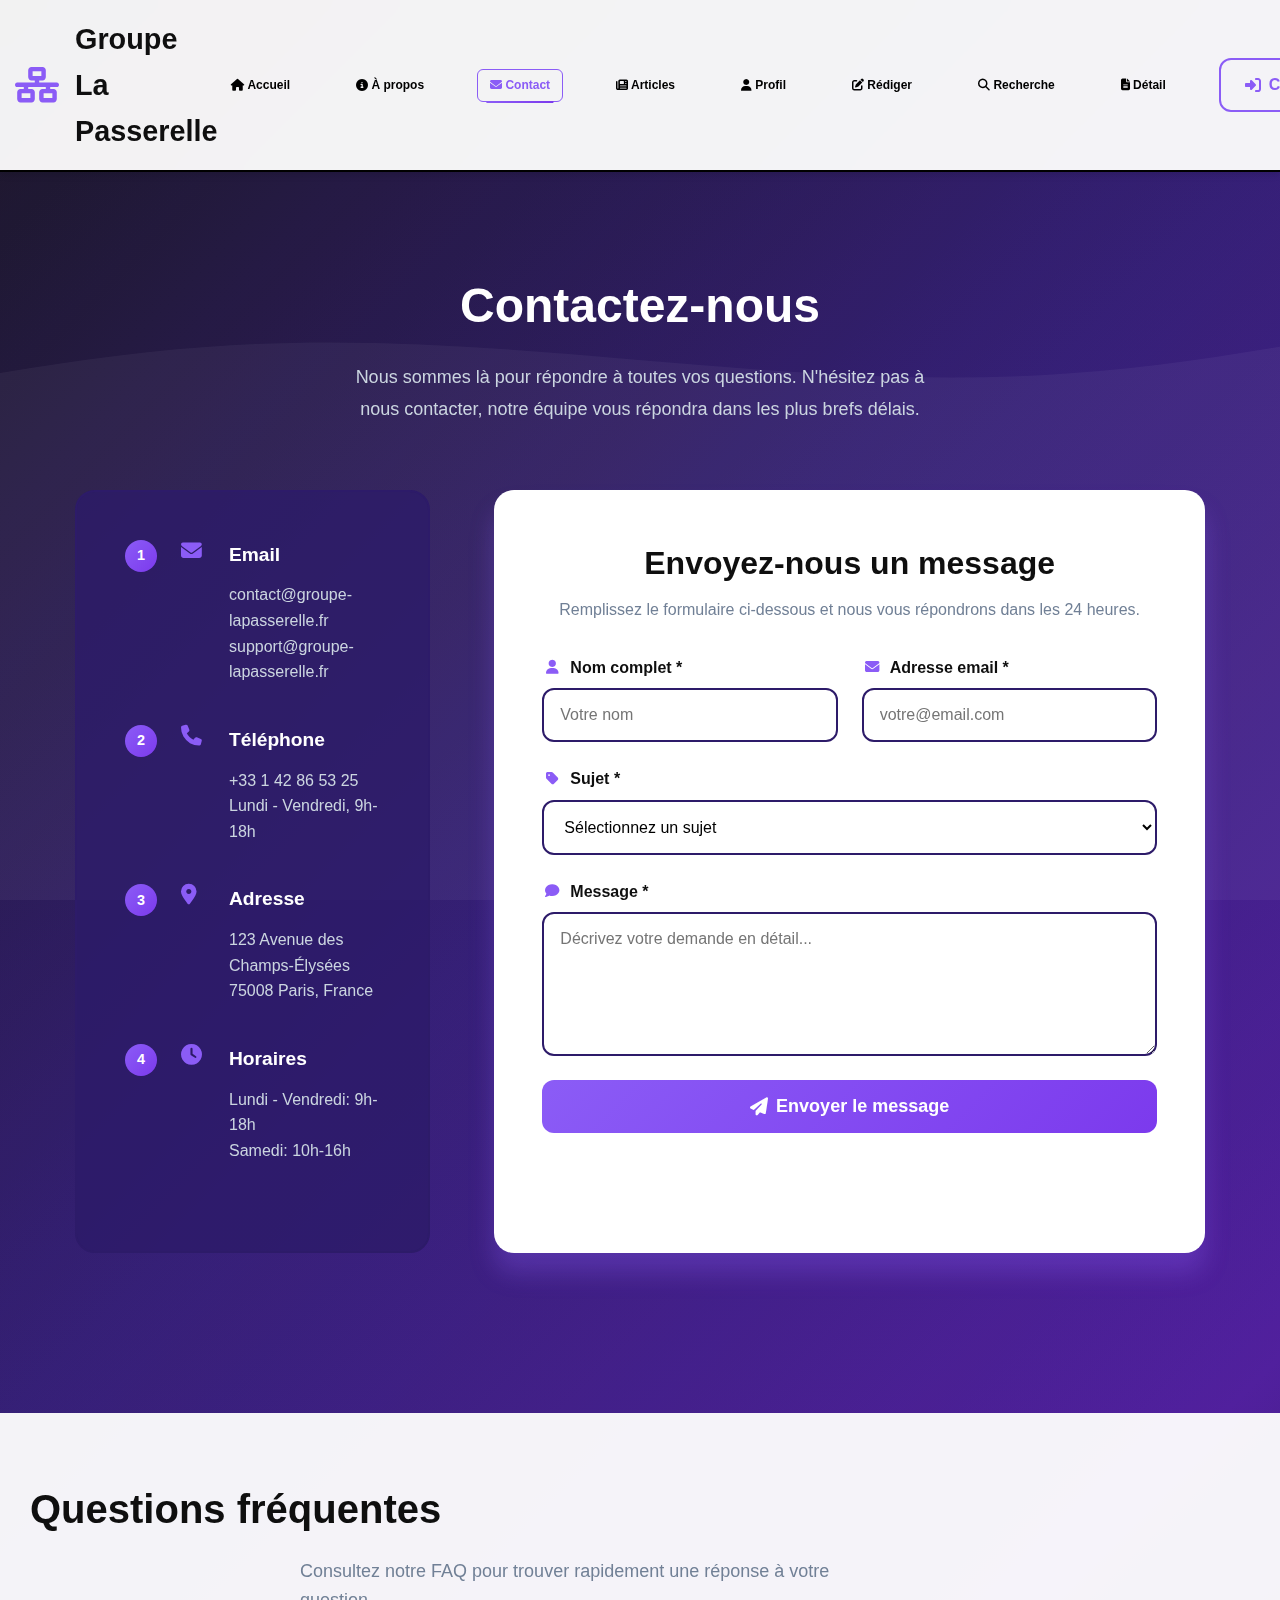
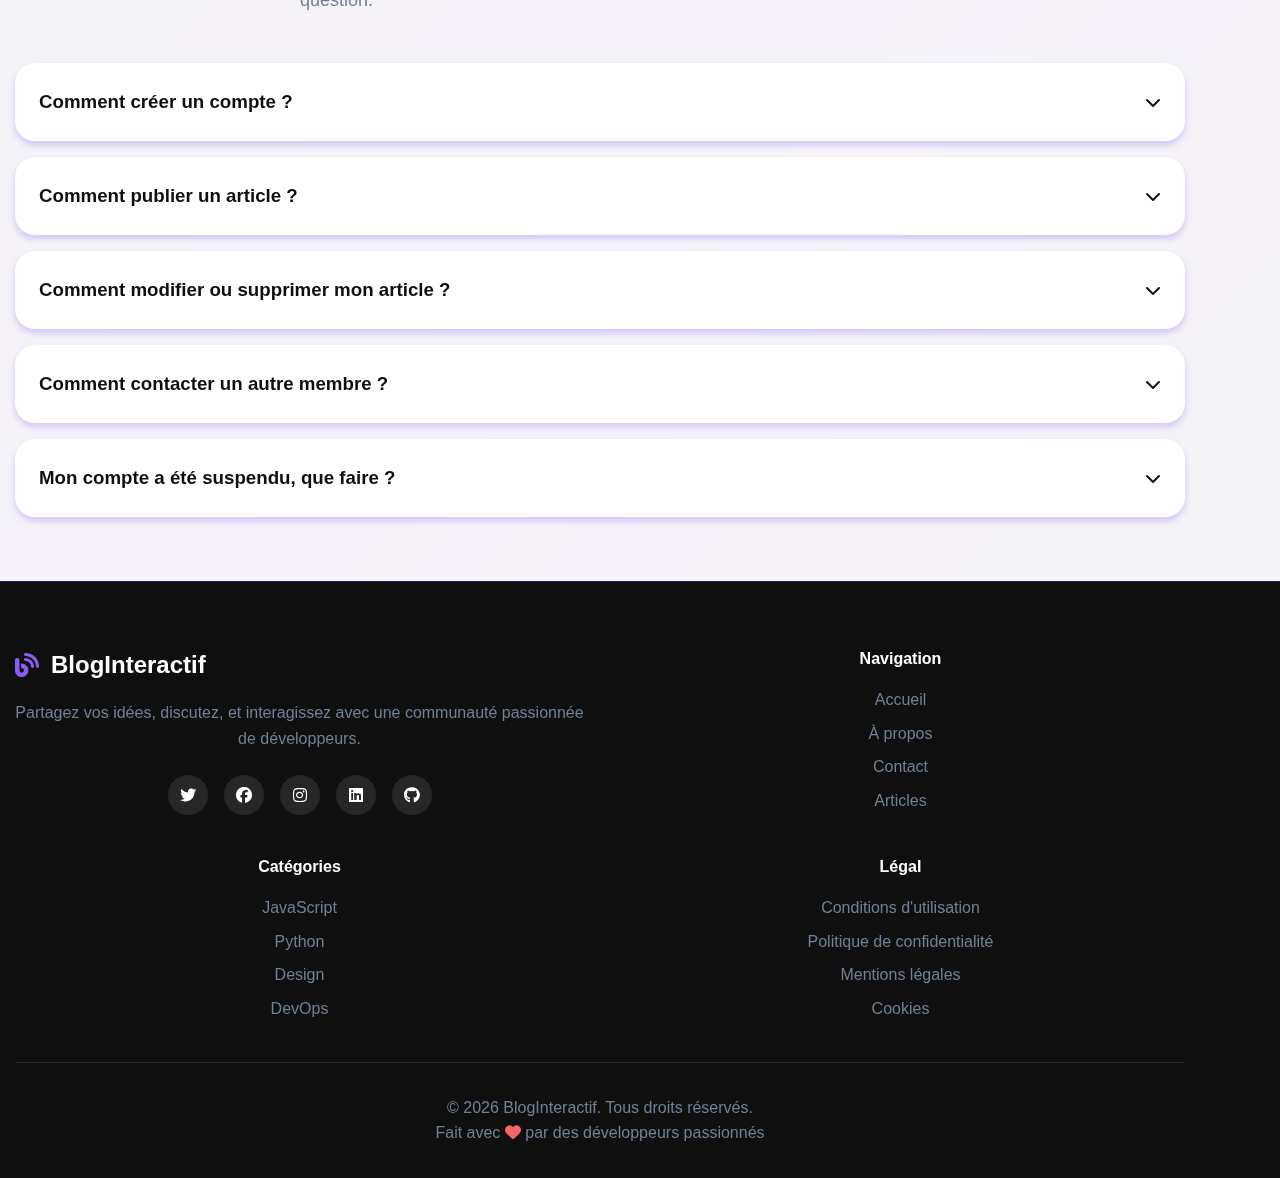
<file: contact.html>
<!DOCTYPE html>
<html lang="fr">
<head>
    <meta charset="UTF-8">
    <meta name="viewport" content="width=device-width, initial-scale=1.0">
    <title>Groupe La Passerelle - Contact</title>
    <link rel="icon" href="static/images/favicon.ico">
    <link rel="stylesheet" href="https://cdnjs.cloudflare.com/ajax/libs/font-awesome/6.4.0/css/all.min.css">
    <link rel="stylesheet" href="styles.css">
    <style>
        .contact-hero {
            padding: 6rem 0;
            background: linear-gradient(135deg, rgba(139, 92, 246, 0.1) 0%, rgba(124, 58, 237, 0.1) 100%);
        }
        
        .contact-container {
            max-width: 1200px;
            margin: 0 auto;
            padding: 0 20px;
        }
        
        .contact-header {
            text-align: center;
            margin-bottom: 4rem;
        }
        
        .contact-header h1 {
            font-size: 3rem;
            font-weight: 800;
            margin-bottom: 1rem;
            color: #ffffff;
        }
        
        .contact-subtitle {
            font-size: 1.125rem;
            color: #cbd5e0;
            max-width: 600px;
            margin: 0 auto;
            line-height: 1.8;
        }
        
        .contact-content {
            display: grid;
            grid-template-columns: 1fr 2fr;
            gap: 4rem;
            margin-bottom: 4rem;
        }
        
        .contact-info {
            background: rgba(45, 27, 105, 0.8);
            border: 2px solid var(--border-color);
            border-radius: var(--radius-lg);
            padding: 3rem;
            height: fit-content;
        }
        
        .info-item {
            display: flex;
            align-items: flex-start;
            gap: 1.5rem;
            margin-bottom: 2.5rem;
            color: #e2e8f0;
            position: relative;
            padding-left: 3rem;
        }
        
        .info-item::before {
            content: attr(data-number);
            position: absolute;
            left: 0;
            top: 0;
            width: 2rem;
            height: 2rem;
            background: linear-gradient(135deg, var(--primary-color), var(--secondary-color));
            border-radius: 50%;
            display: flex;
            align-items: center;
            justify-content: center;
            color: white;
            font-weight: 700;
            font-size: 0.9rem;
            flex-shrink: 0;
        }
        
        .info-item i {
            color: var(--primary-color);
            font-size: 1.3rem;
            width: 24px;
            flex-shrink: 0;
            margin-left: 0.5rem;
        }
        
        .info-content h3 {
            font-size: 1.2rem;
            font-weight: 600;
            margin-bottom: 0.75rem;
            color: #ffffff;
        }
        
        .info-content p {
            color: #cbd5e0;
            line-height: 1.6;
            margin: 0;
            font-size: 1rem;
        }
        
        .contact-form-container {
            background: white;
            padding: 3rem;
            border-radius: var(--radius-lg);
            box-shadow: var(--shadow-xl);
        }
        
        .form-header {
            text-align: center;
            margin-bottom: 2rem;
        }
        
        .form-header h2 {
            font-size: 2rem;
            font-weight: 700;
            margin-bottom: 0.5rem;
            color: var(--dark-color);
        }
        
        .form-header p {
            color: var(--gray-color);
        }
        
        .contact-form {
            display: grid;
            gap: 1.5rem;
        }
        
        .form-row {
            display: grid;
            grid-template-columns: 1fr 1fr;
            gap: 1.5rem;
        }
        
        .form-group {
            display: flex;
            flex-direction: column;
        }
        
        .form-group label {
            display: flex;
            align-items: center;
            gap: 0.5rem;
            font-weight: 600;
            color: var(--dark-color);
            margin-bottom: 0.5rem;
        }
        
        .form-group label i {
            color: var(--primary-color);
        }
        
        .form-control {
            padding: 1rem;
            border: 2px solid var(--border-color);
            border-radius: var(--radius-md);
            font-size: 1rem;
            transition: var(--transition);
            font-family: inherit;
        }
        
        .form-control:focus {
            outline: none;
            border-color: var(--primary-color);
            box-shadow: 0 0 0 3px rgba(102, 126, 234, 0.1);
        }
        
        .btn-contact {
            background: linear-gradient(135deg, var(--primary-color), var(--secondary-color));
            color: white;
            border: none;
            padding: 1rem 2rem;
            border-radius: var(--radius-md);
            font-size: 1.125rem;
            font-weight: 600;
            cursor: pointer;
            transition: var(--transition);
            display: flex;
            align-items: center;
            justify-content: center;
            gap: 0.5rem;
        }
        
        .btn-contact:hover {
            transform: translateY(-2px);
            box-shadow: var(--shadow-lg);
        }
        
        .faq-section {
            background: rgba(255, 255, 255, 0.95);
            padding: 4rem 0;
        }
        
        .faq-list {
            display: grid;
            gap: 1rem;
            margin-top: 3rem;
        }
        
        .faq-item {
            background: white;
            border-radius: var(--radius-lg);
            overflow: hidden;
            box-shadow: var(--shadow-md);
        }
        
        .faq-question {
            padding: 1.5rem;
            cursor: pointer;
            display: flex;
            justify-content: space-between;
            align-items: center;
            font-weight: 600;
            color: var(--dark-color);
            transition: var(--transition);
        }
        
        .faq-question:hover {
            background: rgba(102, 126, 234, 0.05);
        }
        
        .faq-answer {
            padding: 0 1.5rem;
            max-height: 0;
            overflow: hidden;
            transition: var(--transition);
        }
        
        .faq-answer p {
            padding: 1rem 0;
            color: var(--gray-color);
            line-height: 1.6;
        }
        
        .faq-item.active .faq-answer {
            max-height: 200px;
        }
        
        .faq-item.active .faq-question i {
            transform: rotate(180deg);
        }
        
        @media (max-width: 768px) {
            .contact-content {
                grid-template-columns: 1fr;
                gap: 2rem;
            }
            
            .form-row {
                grid-template-columns: 1fr;
            }
            
            .contact-header h1 {
                font-size: 2rem;
            }
        }
    </style>
</head>
<body>
    <!-- Navigation -->
    <nav class="navbar">
        <div class="container">
            <a href="index.html" class="logo">
                <i class="fas fa-network-wired"></i>
                <span>Groupe La Passerelle</span>
            </a>
            
            <div class="nav-links">
                <a href="index.html" class="nav-link"><i class="fas fa-home"></i> Accueil</a>
                <a href="about.html" class="nav-link"><i class="fas fa-info-circle"></i> À propos</a>
                <a href="contact.html" class="nav-link active"><i class="fas fa-envelope"></i> Contact</a>
                <a href="articles.html" class="nav-link"><i class="fas fa-newspaper"></i> Articles</a>
                <a href="profile.html" class="nav-link"><i class="fas fa-user"></i> Profil</a>
                <a href="article_form.html" class="nav-link"><i class="fas fa-edit"></i> Rédiger</a>
                <a href="search_results.html" class="nav-link"><i class="fas fa-search"></i> Recherche</a>
                <a href="article_detail.html" class="nav-link"><i class="fas fa-file-alt"></i> Détail</a>
                
                <a href="login.html" class="btn btn-outline"><i class="fas fa-sign-in-alt"></i> Connexion</a>
                <a href="register.html" class="btn btn-primary"><i class="fas fa-user-plus"></i> Inscription</a>
            </div>
            
            <button class="menu-toggle" id="menuToggle">
                <i class="fas fa-bars"></i>
            </button>
        </div>
    </nav>

    <!-- Contact Hero Section -->
    <section class="contact-hero">
        <div class="contact-container">
            <div class="contact-header">
                <h1>Contactez-nous</h1>
                <p class="contact-subtitle">
                    Nous sommes là pour répondre à toutes vos questions. N'hésitez pas à nous contacter, 
                    notre équipe vous répondra dans les plus brefs délais.
                </p>
            </div>
            
            <div class="contact-content">
                <!-- Contact Information -->
                <div class="contact-info">
                    <div class="info-item" data-number="1">
                        <i class="fas fa-envelope"></i>
                        <div class="info-content">
                            <h3>Email</h3>
                            <p>contact@groupe-lapasserelle.fr</p>
                            <p>support@groupe-lapasserelle.fr</p>
                        </div>
                    </div>
                    
                    <div class="info-item" data-number="2">
                        <i class="fas fa-phone"></i>
                        <div class="info-content">
                            <h3>Téléphone</h3>
                            <p>+33 1 42 86 53 25</p>
                            <p>Lundi - Vendredi, 9h-18h</p>
                        </div>
                    </div>
                    
                    <div class="info-item" data-number="3">
                        <i class="fas fa-map-marker-alt"></i>
                        <div class="info-content">
                            <h3>Adresse</h3>
                            <p>123 Avenue des Champs-Élysées</p>
                            <p>75008 Paris, France</p>
                        </div>
                    </div>
                    
                    <div class="info-item" data-number="4">
                        <i class="fas fa-clock"></i>
                        <div class="info-content">
                            <h3>Horaires</h3>
                            <p>Lundi - Vendredi: 9h-18h</p>
                            <p>Samedi: 10h-16h</p>
                        </div>
                    </div>
                </div>
                
                <!-- Contact Form -->
                <div class="contact-form-container">
                    <div class="form-header">
                        <h2>Envoyez-nous un message</h2>
                        <p>Remplissez le formulaire ci-dessous et nous vous répondrons dans les 24 heures.</p>
                    </div>
                    
                    <form class="contact-form" id="contactForm">
                        <div class="form-row">
                            <div class="form-group">
                                <label for="name">
                                    <i class="fas fa-user"></i>
                                    Nom complet *
                                </label>
                                <input type="text" id="name" name="name" class="form-control" placeholder="Votre nom" required>
                            </div>
                            
                            <div class="form-group">
                                <label for="email">
                                    <i class="fas fa-envelope"></i>
                                    Adresse email *
                                </label>
                                <input type="email" id="email" name="email" class="form-control" placeholder="votre@email.com" required>
                            </div>
                        </div>
                        
                        <div class="form-group">
                            <label for="subject">
                                <i class="fas fa-tag"></i>
                                Sujet *
                            </label>
                            <select id="subject" name="subject" class="form-control" required>
                                <option value="" disabled selected>Sélectionnez un sujet</option>
                                <option value="support">Support technique</option>
                                <option value="bug">Signaler un bug</option>
                                <option value="suggestion">Suggestion d'amélioration</option>
                                <option value="partnership">Partenariat</option>
                                <option value="other">Autre</option>
                            </select>
                        </div>
                        
                        <div class="form-group">
                            <label for="message">
                                <i class="fas fa-comment"></i>
                                Message *
                            </label>
                            <textarea id="message" name="message" class="form-control" rows="6" placeholder="Décrivez votre demande en détail..." required></textarea>
                        </div>
                        
                        <button type="submit" class="btn-contact">
                            <i class="fas fa-paper-plane"></i>
                            Envoyer le message
                        </button>
                    </form>
                </div>
            </div>
        </div>
    </section>

    <!-- FAQ Section -->
    <section class="faq-section">
        <div class="container">
            <div class="section-header">
                <h2 class="section-title">Questions fréquentes</h2>
                <p class="section-subtitle">Consultez notre FAQ pour trouver rapidement une réponse à votre question.</p>
            </div>
            
            <div class="faq-list">
                <div class="faq-item">
                    <div class="faq-question">
                        <h3>Comment créer un compte ?</h3>
                        <i class="fas fa-chevron-down"></i>
                    </div>
                    <div class="faq-answer">
                        <p>Cliquez sur le bouton "S'inscrire" en haut à droite de la page, remplissez le formulaire 
                        avec vos informations et validez votre email. C'est gratuit et ne prend que quelques minutes.</p>
                    </div>
                </div>
                
                <div class="faq-item">
                    <div class="faq-question">
                        <h3>Comment publier un article ?</h3>
                        <i class="fas fa-chevron-down"></i>
                    </div>
                    <div class="faq-answer">
                        <p>Une fois connecté, cliquez sur "Nouvel article" dans le menu. Rédigez votre article, 
                        ajoutez une image de couverture et cliquez sur "Publier". Votre article sera visible 
                        après validation par notre équipe de modération.</p>
                    </div>
                </div>
                
                <div class="faq-item">
                    <div class="faq-question">
                        <h3>Comment modifier ou supprimer mon article ?</h3>
                        <i class="fas fa-chevron-down"></i>
                    </div>
                    <div class="faq-answer">
                        <p>Rendez-vous sur votre profil dans l'onglet "Mes articles". Cliquez sur les icônes 
                        d'édition ou de suppression à côté de l'article que vous souhaitez modifier ou supprimer.</p>
                    </div>
                </div>
                
                <div class="faq-item">
                    <div class="faq-question">
                        <h3>Comment contacter un autre membre ?</h3>
                        <i class="fas fa-chevron-down"></i>
                    </div>
                    <div class="faq-answer">
                        <p>Vous pouvez laisser un commentaire sous ses articles ou lui répondre dans les 
                        commentaires existants. Pour des messages privés, utilisez le système de messagerie 
                        interne depuis le profil de l'utilisateur.</p>
                    </div>
                </div>
                
                <div class="faq-item">
                    <div class="faq-question">
                        <h3>Mon compte a été suspendu, que faire ?</h3>
                        <i class="fas fa-chevron-down"></i>
                    </div>
                    <div class="faq-answer">
                        <p>Les suspensions sont généralement dues à une violation de nos conditions d'utilisation. 
                        Contactez notre équipe de support via ce formulaire en précisant votre nom d'utilisateur 
                        et nous examinerons votre cas.</p>
                    </div>
                </div>
            </div>
        </div>
    </section>

    <!-- Footer -->
    <footer class="footer">
        <div class="container">
            <div class="footer-content">
                <div class="footer-section">
                    <div class="footer-logo">
                        <i class="fas fa-blog"></i>
                        <span>BlogInteractif</span>
                    </div>
                    <p class="footer-description">
                        Partagez vos idées, discutez, et interagissez avec une communauté passionnée de développeurs.
                    </p>
                    <div class="social-links">
                        <a href="#" class="social-link">
                            <i class="fab fa-twitter"></i>
                        </a>
                        <a href="#" class="social-link">
                            <i class="fab fa-facebook"></i>
                        </a>
                        <a href="#" class="social-link">
                            <i class="fab fa-instagram"></i>
                        </a>
                        <a href="#" class="social-link">
                            <i class="fab fa-linkedin"></i>
                        </a>
                        <a href="#" class="social-link">
                            <i class="fab fa-github"></i>
                        </a>
                    </div>
                </div>
                
                <div class="footer-section">
                    <h4 class="footer-title">Navigation</h4>
                    <ul class="footer-links">
                        <li><a href="index.html">Accueil</a></li>
                        <li><a href="about.html">À propos</a></li>
                        <li><a href="contact.html">Contact</a></li>
                        <li><a href="articles.html">Articles</a></li>
                    </ul>
                </div>
                
                <div class="footer-section">
                    <h4 class="footer-title">Catégories</h4>
                    <ul class="footer-links">
                        <li><a href="#">JavaScript</a></li>
                        <li><a href="#">Python</a></li>
                        <li><a href="#">Design</a></li>
                        <li><a href="#">DevOps</a></li>
                    </ul>
                </div>
                
                <div class="footer-section">
                    <h4 class="footer-title">Légal</h4>
                    <ul class="footer-links">
                        <li><a href="#">Conditions d'utilisation</a></li>
                        <li><a href="#">Politique de confidentialité</a></li>
                        <li><a href="#">Mentions légales</a></li>
                        <li><a href="#">Cookies</a></li>
                    </ul>
                </div>
            </div>
            
            <div class="footer-bottom">
                <p>&copy; 2026 BlogInteractif. Tous droits réservés.</p>
                <p>Fait avec <i class="fas fa-heart text-red"></i> par des développeurs passionnés</p>
            </div>
        </div>
    </footer>

    <script src="script.js"></script>
    <script>
        // FAQ Toggle
        document.querySelectorAll('.faq-question').forEach(question => {
            question.addEventListener('click', () => {
                const faqItem = question.parentElement;
                faqItem.classList.toggle('active');
            });
        });

        // Contact Form
        document.getElementById('contactForm').addEventListener('submit', (e) => {
            e.preventDefault();
            
            // Simulate form submission
            const button = e.target.querySelector('.btn-contact');
            const originalText = button.innerHTML;
            button.innerHTML = '<i class="fas fa-spinner fa-spin"></i> Envoi en cours...';
            button.disabled = true;
            
            setTimeout(() => {
                button.innerHTML = '<i class="fas fa-check"></i> Message envoyé !';
                button.style.background = 'linear-gradient(135deg, #48bb78, #38a169)';
                
                setTimeout(() => {
                    e.target.reset();
                    button.innerHTML = originalText;
                    button.disabled = false;
                    button.style.background = '';
                }, 3000);
            }, 2000);
        });
    </script>
</body>
</html>
</file>
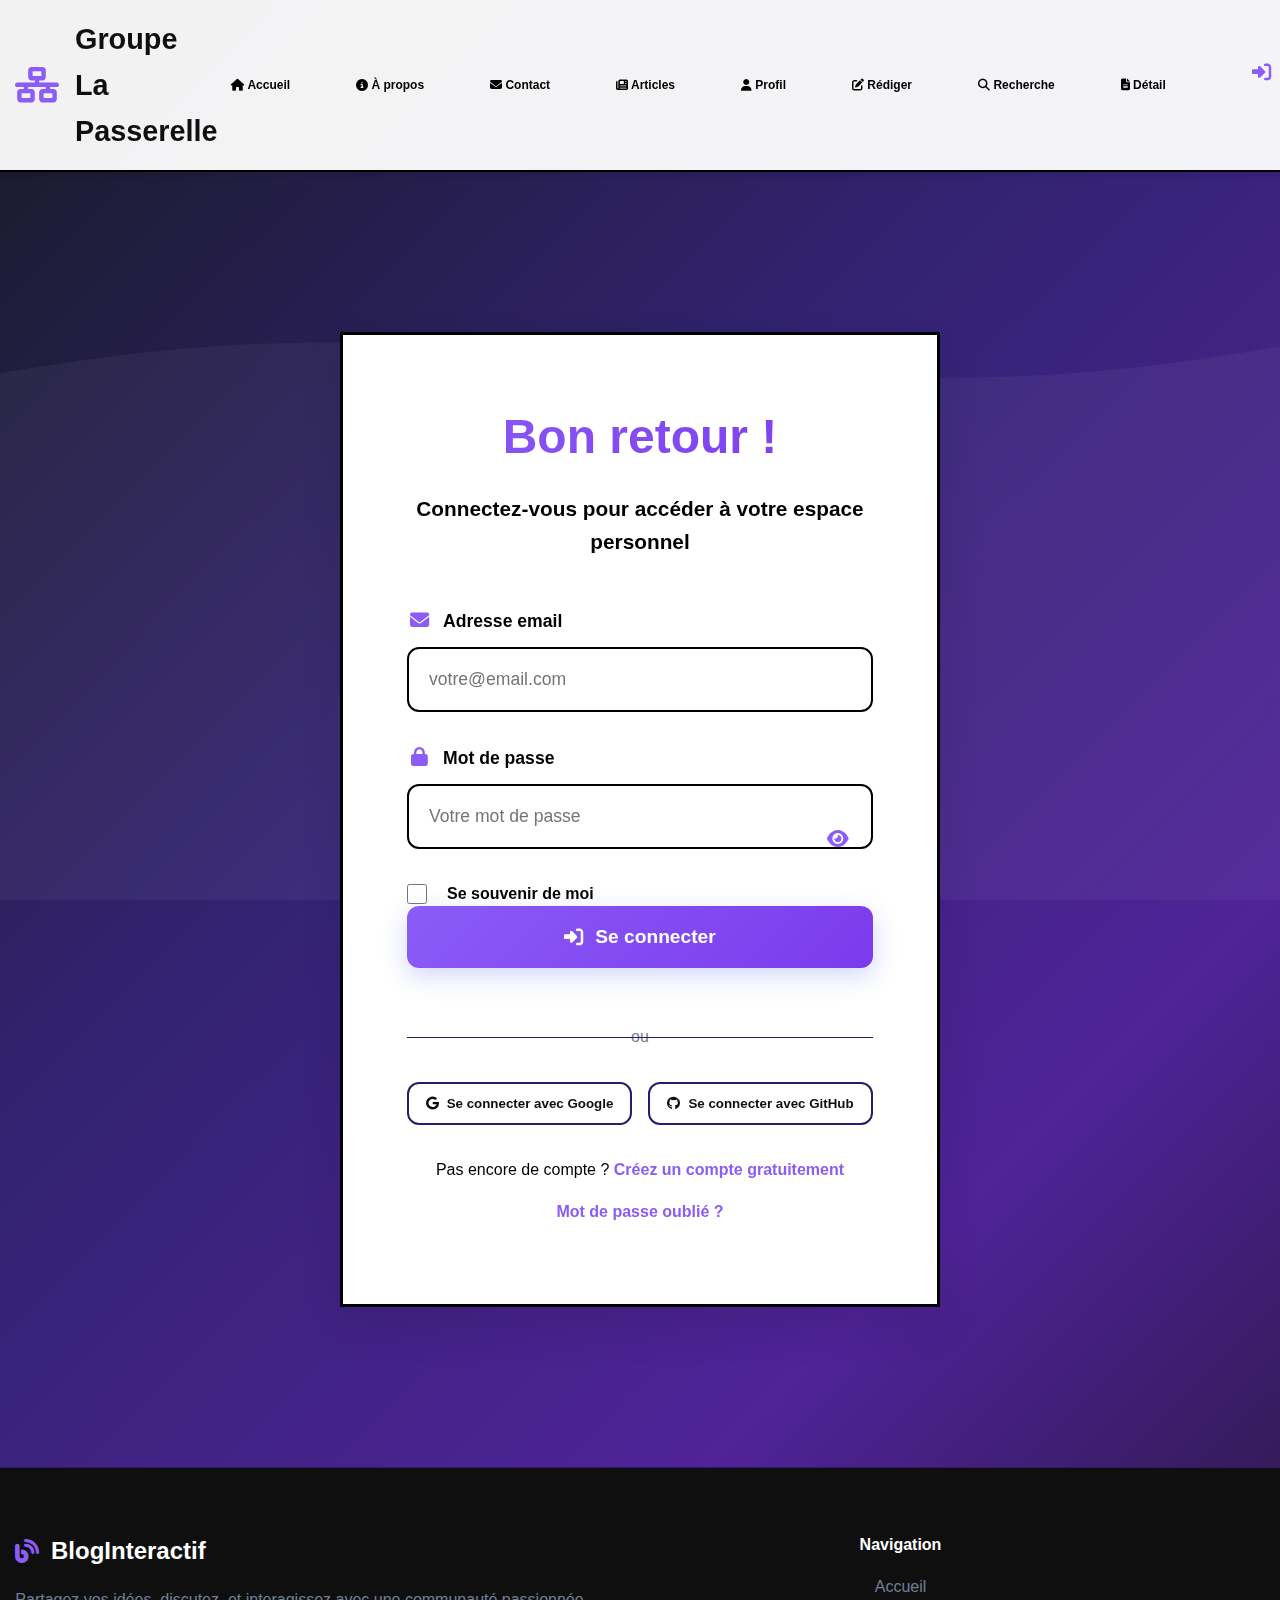
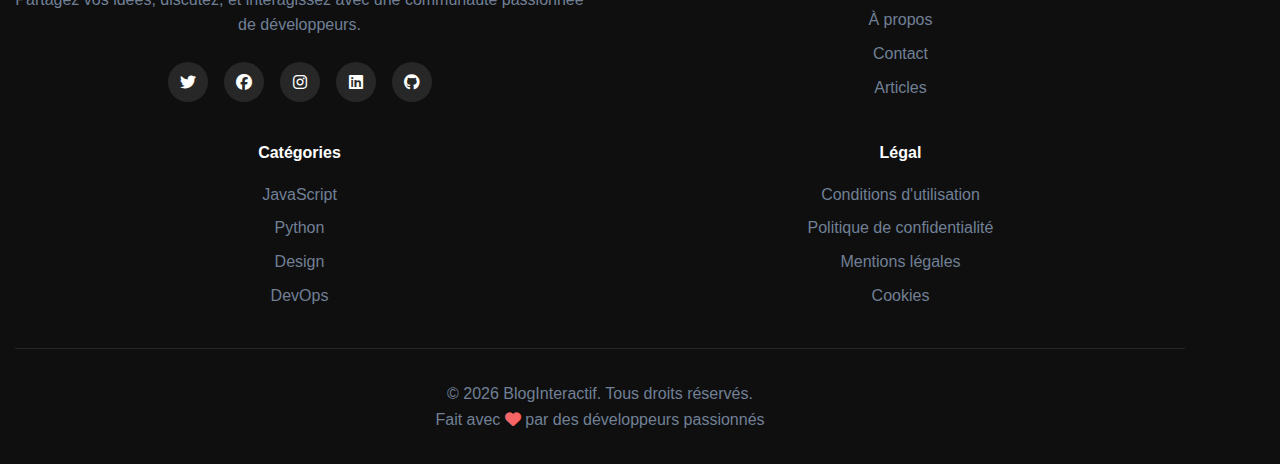
<file: login.html>
<!DOCTYPE html>
<html lang="fr">
<head>
    <meta charset="UTF-8">
    <meta name="viewport" content="width=device-width, initial-scale=1.0">
    <title>Connexion - Groupe La Passerelle</title>
    <link rel="shortcut icon" href="logo1.jpg"/>
    <link rel="stylesheet" href="styles.css">
    <link rel="stylesheet" href="https://cdnjs.cloudflare.com/ajax/libs/font-awesome/6.4.0/css/all.min.css">
    <link rel="icon" type="image/x-icon" href="icon.ico">
    <style>
        .login-hero {
            padding: 6rem 0;
            background: linear-gradient(135deg, rgba(102, 126, 234, 0.1) 0%, rgba(118, 75, 162, 0.1) 100%);
            min-height: 80vh;
            display: flex;
            align-items: center;
        }
        
        .login-container {
            max-width: 600px;
            margin: 4rem auto;
            padding: 4rem;
            background: white;
            border-radius: var(--radius-xl);
            box-shadow: 0 20px 40px rgba(0, 0, 0, 0.1);
            border: 3px solid #000000;
            position: relative;
            overflow: hidden;
        }
        
        .login-container::before {
            content: '';
            position: absolute;
            top: 0;
            left: -100%;
            width: 100%;
            height: 100%;
            background: linear-gradient(90deg, transparent, rgba(102, 126, 234, 0.05), transparent);
            transition: left 0.8s ease;
        }
        
        .login-container:hover::before {
            left: 100%;
        }
        
        .login-header {
            text-align: center;
            margin-bottom: 3rem;
        }
        
        .login-header h1 {
            font-size: 3rem;
            font-weight: 900;
            margin-bottom: 1rem;
            color: #000000;
            background: linear-gradient(135deg, var(--primary-color), var(--secondary-color));
            -webkit-background-clip: text;
            -webkit-text-fill-color: transparent;
            background-clip: text;
            transition: var(--transition);
        }
        
        .login-header:hover h1 {
            transform: scale(1.05);
        }
        
        .login-header p {
            color: #000000;
            font-size: 1.3rem;
            font-weight: 600;
        }
        
        .form-group {
            margin-bottom: 2rem;
            position: relative;
        }
        
        .form-group label {
            display: flex;
            align-items: center;
            gap: 0.75rem;
            font-weight: 700;
            color: #000000;
            margin-bottom: 0.75rem;
            font-size: 1.1rem;
        }
        
        .form-group label i {
            color: var(--primary-color);
            width: 24px;
            text-align: center;
            font-size: 1.2rem;
        }
        
        .form-control {
            padding: 1.25rem;
            border: 2px solid #000000;
            border-radius: var(--radius-md);
            font-size: 1.1rem;
            transition: var(--transition);
            font-family: inherit;
            background: white;
            width: 100%;
            font-weight: 500;
        }
        
        .form-control:focus {
            outline: none;
            border-color: var(--primary-color);
            box-shadow: 0 0 0 4px rgba(102, 126, 234, 0.1);
            transform: translateY(-2px);
        }
        
        .password-toggle {
            position: absolute;
            right: 1rem;
            top: 3.5rem;
            background: none;
            border: none;
            color: var(--primary-color);
            cursor: pointer;
            font-size: 1.2rem;
            padding: 0.5rem;
            border-radius: var(--radius-sm);
            transition: var(--transition);
        }
        
        .password-toggle:hover {
            background: rgba(102, 126, 234, 0.1);
            transform: scale(1.1);
        }
        
        .form-options {
            display: flex;
            justify-content: space-between;
            align-items: center;
            margin-bottom: 2.5rem;
            flex-wrap: wrap;
            gap: 1rem;
        }
        
        .checkbox-wrapper {
            display: flex;
            align-items: center;
            gap: 0.75rem;
        }
        
        .checkbox-wrapper input[type="checkbox"] {
            width: 20px;
            height: 20px;
            margin-right: 0.5rem;
            cursor: pointer;
        }
        
        .checkbox-wrapper label {
            font-weight: 600;
            color: #000000;
            cursor: pointer;
            font-size: 1rem;
        }
        
        .forgot-password {
            color: var(--primary-color);
            text-decoration: none;
            font-weight: 600;
            font-size: 1rem;
            transition: var(--transition);
            position: relative;
        }
        
        .forgot-password::after {
            content: '';
            position: absolute;
            bottom: -2px;
            left: 0;
            width: 0;
            height: 2px;
            background: var(--primary-color);
            transition: width 0.3s ease;
        }
        
        .forgot-password:hover::after {
            width: 100%;
        }
        
        .forgot-password:hover {
            color: var(--secondary-color);
            transform: translateY(-1px);
        }
        
        .btn {
            display: inline-flex;
            align-items: center;
            justify-content: center;
            gap: 0.75rem;
            padding: 1.25rem 2rem;
            border: none;
            border-radius: var(--radius-md);
            font-size: 1.2rem;
            font-weight: 700;
            text-decoration: none;
            cursor: pointer;
            transition: var(--transition);
            position: relative;
            overflow: hidden;
            width: 100%;
            margin-bottom: 1.5rem;
        }
        
        .btn-primary {
            background: linear-gradient(135deg, var(--primary-color), var(--secondary-color));
            color: white;
            box-shadow: 0 8px 25px rgba(102, 126, 234, 0.3);
        }
        
        .btn-primary::before {
            content: '';
            position: absolute;
            top: 0;
            left: -100%;
            width: 100%;
            height: 100%;
            background: linear-gradient(90deg, transparent, rgba(255, 255, 255, 0.2), transparent);
            transition: left 0.6s;
        }
        
        .btn-primary:hover::before {
            left: 100%;
        }
        
        .btn-primary:hover {
            transform: translateY(-3px) scale(1.02);
            box-shadow: 0 12px 35px rgba(102, 126, 234, 0.4);
        }
        
        .divider {
            text-align: center;
            margin: 2.5rem 0;
            position: relative;
        }
        
        .divider::before {
            content: '';
            position: absolute;
            top: 50%;
            left: 0;
            right: 0;
            height: 2px;
            background: #000000;
        }
        
        .divider span {
            background: white;
            padding: 0 1.5rem;
            color: #000000;
            font-weight: 600;
            font-size: 1rem;
            position: relative;
            z-index: 1;
        }
        
        .social-login {
            display: flex;
            gap: 1rem;
            margin-bottom: 2rem;
        }
        
        .social-btn {
            flex: 1;
            padding: 1rem;
            border: 2px solid #000000;
            border-radius: var(--radius-md);
            background: white;
            color: #000000;
            text-decoration: none;
            font-weight: 600;
            display: flex;
            align-items: center;
            justify-content: center;
            gap: 0.75rem;
            transition: var(--transition);
            font-size: 1rem;
        }
        
        .social-btn:hover {
            transform: translateY(-2px);
            box-shadow: 0 8px 25px rgba(0, 0, 0, 0.1);
        }
        
        .social-btn.google:hover {
            background: #ea4335;
            color: white;
            border-color: #ea4335;
        }
        
        .social-btn.github:hover {
            background: #333;
            color: white;
            border-color: #333;
        }
        
        .register-prompt {
            text-align: center;
            color: #000000;
            font-size: 1.1rem;
            font-weight: 600;
        }
        
        .register-prompt a {
            color: var(--primary-color);
            text-decoration: none;
            font-weight: 700;
            transition: var(--transition);
            position: relative;
        }
        
        .register-prompt a::after {
            content: '';
            position: absolute;
            bottom: -2px;
            left: 0;
            width: 0;
            height: 2px;
            background: var(--primary-color);
            transition: width 0.3s ease;
        }
        
        .register-prompt a:hover::after {
            width: 100%;
        }
        
        .register-prompt a:hover {
            color: var(--secondary-color);
            transform: translateY(-1px);
        }
        
        .login-info {
            margin-top: 2rem;
            text-align: center;
        }
        
        .login-info p {
            color: #000000;
            margin-bottom: 1rem;
        }
        
        .login-info a {
            color: var(--primary-color);
            text-decoration: none;
            font-weight: 600;
        }
        
        .login-info a:hover {
            text-decoration: underline;
        }
        
        @media (max-width: 768px) {
            .login-container {
                grid-template-columns: 1fr;
                gap: 2rem;
            }
            
            .social-login {
                flex-direction: column;
            }
        }
    </style>
</head>
<body>
    <!-- Navigation -->
    <nav class="navbar">
        <div class="container">
            <a href="index.html" class="logo">
                <i class="fas fa-network-wired"></i>
                <span>Groupe La Passerelle</span>
            </a>
            
            <div class="nav-links">
                <a href="index.html" class="nav-link"><i class="fas fa-home"></i> Accueil</a>
                <a href="about.html" class="nav-link"><i class="fas fa-info-circle"></i> À propos</a>
                <a href="contact.html" class="nav-link"><i class="fas fa-envelope"></i> Contact</a>
                <a href="articles.html" class="nav-link"><i class="fas fa-newspaper"></i> Articles</a>
                <a href="profile.html" class="nav-link"><i class="fas fa-user"></i> Profil</a>
                <a href="article_form.html" class="nav-link"><i class="fas fa-edit"></i> Rédiger</a>
                <a href="search_results.html" class="nav-link"><i class="fas fa-search"></i> Recherche</a>
                <a href="article_detail.html" class="nav-link"><i class="fas fa-file-alt"></i> Détail</a>
                
                <a href="login.html" class="btn btn-outline"><i class="fas fa-sign-in-alt"></i> Connexion</a>
                <a href="register.html" class="btn btn-primary"><i class="fas fa-user-plus"></i> Inscription</a>
            </div>
            
            <button class="menu-toggle" id="menuToggle">
                <i class="fas fa-bars"></i>
            </button>
        </div>
    </nav>

    <!-- Login Hero Section -->
    <section class="login-hero">
        <div class="login-container">
            <div class="login-form-container">
                <div class="login-header">
                    <h1>Bon retour !</h1>
                    <p>Connectez-vous pour accéder à votre espace personnel</p>
                </div>
                
                <form class="login-form" id="loginForm">
                    <div class="form-group">
                        <label for="email">
                            <i class="fas fa-envelope"></i>
                            Adresse email
                        </label>
                        <input 
                            type="email" 
                            id="email" 
                            name="email"
                            class="form-control" 
                            placeholder="votre@email.com"
                            required
                        >
                    </div>
                    
                    <div class="form-group">
                        <label for="password">
                            <i class="fas fa-lock"></i>
                            Mot de passe
                        </label>
                        <div class="password-input">
                            <input 
                                type="password" 
                                id="password" 
                                name="password"
                                class="form-control" 
                                placeholder="Votre mot de passe"
                                required
                            >
                            <button type="button" class="password-toggle" id="passwordToggle">
                                <i class="fas fa-eye"></i>
                            </button>
                        </div>
                    </div>
                    
                    <div class="checkbox-wrapper">
                        <input type="checkbox" id="remember" name="remember">
                        <label for="remember">
                            Se souvenir de moi
                        </label>
                    </div>
                    
                    <button type="submit" class="btn btn-primary btn-large">
                        <i class="fas fa-sign-in-alt"></i>
                        Se connecter
                    </button>
                    
                    <div class="form-divider">
                        <span>ou</span>
                    </div>
                    
                    <div class="social-login">
                        <button type="button" class="btn-social btn-google">
                            <i class="fab fa-google"></i>
                            Se connecter avec Google
                        </button>
                        <button type="button" class="btn-social btn-github">
                            <i class="fab fa-github"></i>
                            Se connecter avec GitHub
                        </button>
                    </div>
                </form>
                
                <div class="login-info">
                    <p>Pas encore de compte ? <a href="register.html">Créez un compte gratuitement</a></p>
                    <p><a href="#">Mot de passe oublié ?</a></p>
                </div>
            </div>
        </div>
    </section>

    <!-- Footer -->
    <footer class="footer">
        <div class="container">
            <div class="footer-content">
                <div class="footer-section">
                    <div class="footer-logo">
                        <i class="fas fa-blog"></i>
                        <span>BlogInteractif</span>
                    </div>
                    <p class="footer-description">
                        Partagez vos idées, discutez, et interagissez avec une communauté passionnée de développeurs.
                    </p>
                    <div class="social-links">
                        <a href="#" class="social-link">
                            <i class="fab fa-twitter"></i>
                        </a>
                        <a href="#" class="social-link">
                            <i class="fab fa-facebook"></i>
                        </a>
                        <a href="#" class="social-link">
                            <i class="fab fa-instagram"></i>
                        </a>
                        <a href="#" class="social-link">
                            <i class="fab fa-linkedin"></i>
                        </a>
                        <a href="#" class="social-link">
                            <i class="fab fa-github"></i>
                        </a>
                    </div>
                </div>
                
                <div class="footer-section">
                    <h4 class="footer-title">Navigation</h4>
                    <ul class="footer-links">
                        <li><a href="index.html">Accueil</a></li>
                        <li><a href="about.html">À propos</a></li>
                        <li><a href="contact.html">Contact</a></li>
                        <li><a href="articles.html">Articles</a></li>
                    </ul>
                </div>
                
                <div class="footer-section">
                    <h4 class="footer-title">Catégories</h4>
                    <ul class="footer-links">
                        <li><a href="#">JavaScript</a></li>
                        <li><a href="#">Python</a></li>
                        <li><a href="#">Design</a></li>
                        <li><a href="#">DevOps</a></li>
                    </ul>
                </div>
                
                <div class="footer-section">
                    <h4 class="footer-title">Légal</h4>
                    <ul class="footer-links">
                        <li><a href="#">Conditions d'utilisation</a></li>
                        <li><a href="#">Politique de confidentialité</a></li>
                        <li><a href="#">Mentions légales</a></li>
                        <li><a href="#">Cookies</a></li>
                    </ul>
                </div>
            </div>
            
            <div class="footer-bottom">
                <p>&copy; 2026 BlogInteractif. Tous droits réservés.</p>
                <p>Fait avec <i class="fas fa-heart text-red"></i> par des développeurs passionnés</p>
            </div>
        </div>
    </footer>

    <script src="script.js"></script>
    <script>
        // Password toggle
        document.getElementById('passwordToggle').addEventListener('click', function() {
            const passwordInput = document.getElementById('password');
            const icon = this.querySelector('i');
            
            if (passwordInput.type === 'password') {
                passwordInput.type = 'text';
                icon.classList.remove('fa-eye');
                icon.classList.add('fa-eye-slash');
            } else {
                passwordInput.type = 'password';
                icon.classList.remove('fa-eye-slash');
                icon.classList.add('fa-eye');
            }
        });
        
        // Login form submission
        document.getElementById('loginForm').addEventListener('submit', function(e) {
            e.preventDefault();
            
            // Simulate login
            const button = this.querySelector('.btn-primary');
            const originalText = button.innerHTML;
            button.innerHTML = '<i class="fas fa-spinner fa-spin"></i> Connexion en cours...';
            button.disabled = true;
            
            setTimeout(() => {
                button.innerHTML = '<i class="fas fa-check"></i> Connexion réussie !';
                button.style.background = 'linear-gradient(135deg, #48bb78, #38a169)';
                
                setTimeout(() => {
                    alert('Bienvenue sur BlogInteractif !');
                    this.reset();
                    button.innerHTML = originalText;
                    button.disabled = false;
                    button.style.background = '';
                }, 2000);
            }, 2000);
        });
        
        // Social login buttons
        document.querySelectorAll('.btn-social').forEach(button => {
            button.addEventListener('click', function() {
                const provider = this.textContent.includes('Google') ? 'Google' : 'GitHub';
                alert(`Connexion avec ${provider} bientôt disponible !`);
            });
        });
    </script>
</body>
</html>
</file>
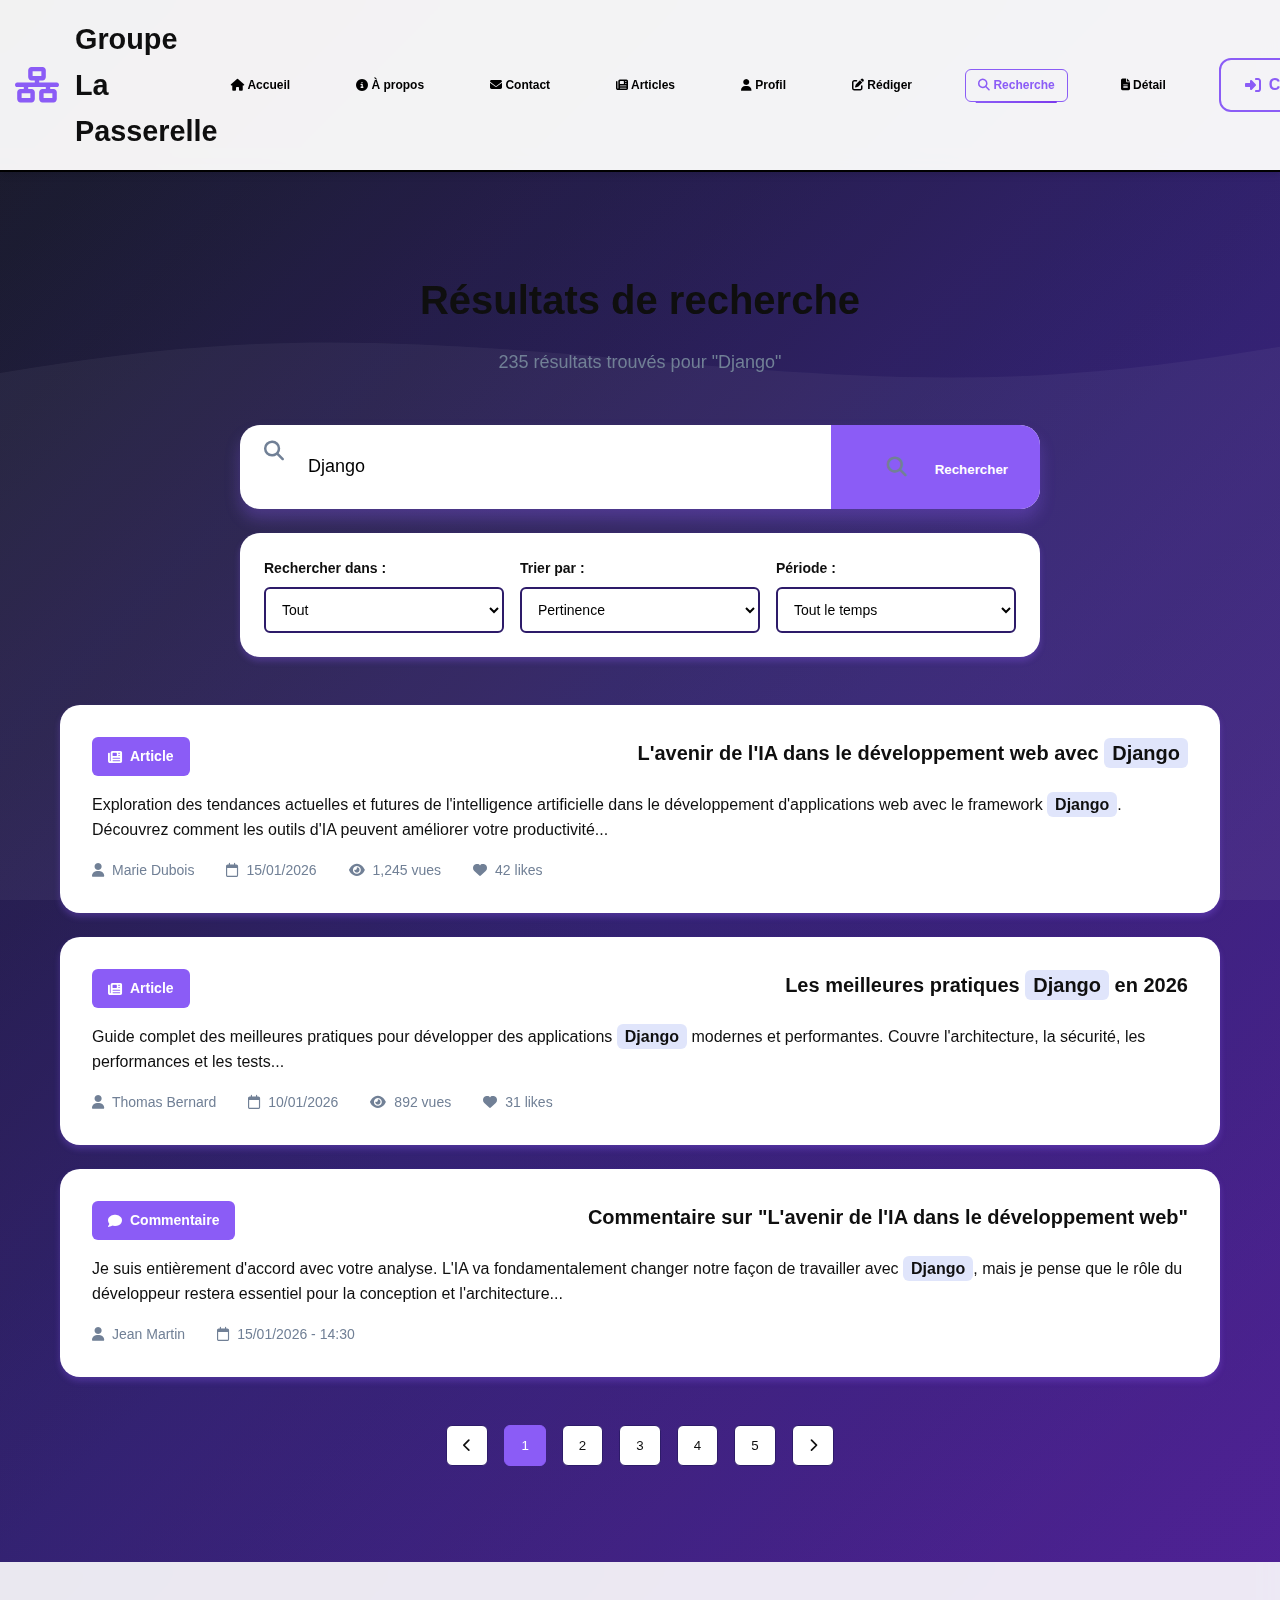
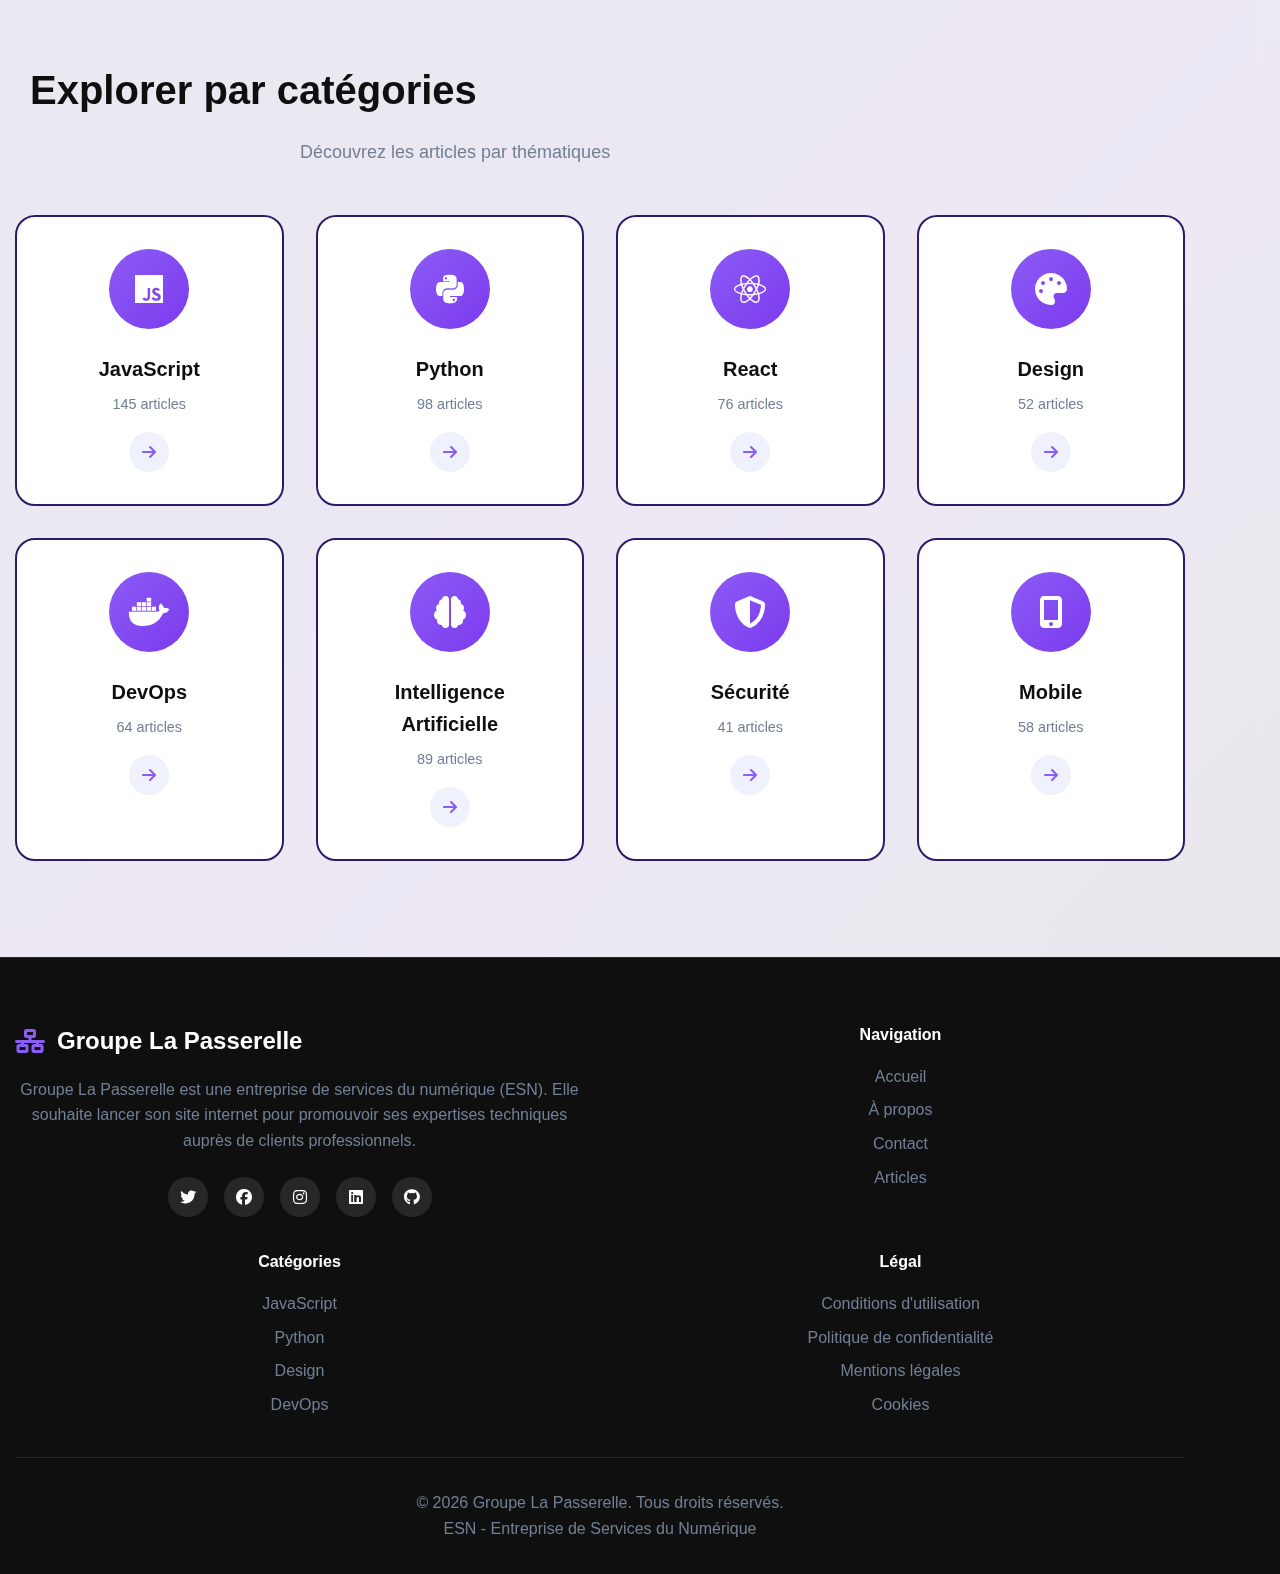
<file: search_results.html>
<!DOCTYPE html>
<html lang="fr">
<head>
    <meta charset="UTF-8">
    <meta name="viewport" content="width=device-width, initial-scale=1.0">
    <title>Résultats de recherche - Groupe La Passerelle</title>
    <link rel="stylesheet" href="styles.css">
    <link rel="stylesheet" href="https://cdnjs.cloudflare.com/ajax/libs/font-awesome/6.4.0/css/all.min.css">
    <link rel="icon" type="image/x-icon" href="icon.ico">
    <style>
        .search-hero {
            padding: 6rem 0;
            background: linear-gradient(135deg, rgba(102, 126, 234, 0.1) 0%, rgba(118, 75, 162, 0.1) 100%);
        }
        
        .search-container {
            max-width: 1200px;
            margin: 0 auto;
            padding: 0 20px;
        }
        
        .search-header {
            text-align: center;
            margin-bottom: 3rem;
        }
        
        .search-header h1 {
            font-size: 2.5rem;
            font-weight: 800;
            margin-bottom: 1rem;
            color: var(--dark-color);
        }
        
        .search-header p {
            color: var(--gray-color);
            font-size: 1.125rem;
        }
        
        .search-box {
            max-width: 800px;
            margin: 0 auto 3rem;
        }
        
        .search-form {
            display: flex;
            flex-direction: column;
            gap: 1.5rem;
        }
        
        .search-input-container {
            display: flex;
            background: white;
            border-radius: var(--radius-lg);
            box-shadow: var(--shadow-lg);
            overflow: hidden;
        }
        
        .search-input-container i {
            padding: 1rem 1.5rem;
            color: var(--gray-color);
            font-size: 1.25rem;
        }
        
        .search-input {
            flex: 1;
            border: none;
            padding: 1rem 1.5rem 1rem 0;
            font-size: 1.125rem;
            outline: none;
        }
        
        .btn-search {
            background: var(--primary-color);
            color: white;
            border: none;
            padding: 1rem 2rem;
            font-weight: 600;
            cursor: pointer;
            transition: var(--transition);
        }
        
        .btn-search:hover {
            background: var(--secondary-color);
        }
        
        .search-filters {
            display: grid;
            grid-template-columns: repeat(auto-fit, minmax(200px, 1fr));
            gap: 1rem;
            background: white;
            padding: 1.5rem;
            border-radius: var(--radius-lg);
            box-shadow: var(--shadow-md);
        }
        
        .filter-group {
            display: flex;
            flex-direction: column;
            gap: 0.5rem;
        }
        
        .filter-group label {
            font-weight: 600;
            color: var(--dark-color);
            font-size: 0.875rem;
        }
        
        .filter-group select {
            padding: 0.75rem;
            border: 2px solid var(--border-color);
            border-radius: var(--radius-sm);
            background: white;
            font-size: 0.875rem;
        }
        
        .results-container {
            margin-top: 3rem;
        }
        
        .result-item {
            background: white;
            border-radius: var(--radius-lg);
            padding: 2rem;
            margin-bottom: 1.5rem;
            box-shadow: var(--shadow-md);
            transition: var(--transition);
        }
        
        .result-item:hover {
            transform: translateY(-2px);
            box-shadow: var(--shadow-xl);
        }
        
        .result-header {
            display: flex;
            justify-content: space-between;
            align-items: start;
            margin-bottom: 1rem;
        }
        
        .result-type {
            display: inline-flex;
            align-items: center;
            gap: 0.5rem;
            padding: 0.5rem 1rem;
            background: var(--primary-color);
            color: white;
            border-radius: var(--radius-sm);
            font-size: 0.875rem;
            font-weight: 600;
        }
        
        .result-title {
            font-size: 1.25rem;
            font-weight: 700;
            color: var(--dark-color);
            margin: 0;
        }
        
        .result-title a {
            color: inherit;
            text-decoration: none;
        }
        
        .result-title a:hover {
            color: var(--primary-color);
        }
        
        .result-excerpt {
            color: var(--dark-color);
            line-height: 1.6;
            margin-bottom: 1rem;
        }
        
        .result-meta {
            display: flex;
            gap: 2rem;
            font-size: 0.875rem;
            color: var(--gray-color);
        }
        
        .result-meta span {
            display: flex;
            align-items: center;
            gap: 0.5rem;
        }
        
        .highlight {
            background: rgba(102, 126, 234, 0.2);
            padding: 0.25rem 0.5rem;
            border-radius: var(--radius-sm);
            font-weight: 600;
        }
        
        .pagination {
            display: flex;
            justify-content: center;
            align-items: center;
            gap: 1rem;
            margin-top: 3rem;
        }
        
        .page-btn {
            padding: 0.75rem 1rem;
            border: 1px solid var(--border-color);
            background: white;
            color: var(--dark-color);
            border-radius: var(--radius-sm);
            cursor: pointer;
            transition: var(--transition);
        }
        
        .page-btn:hover {
            border-color: var(--primary-color);
            color: var(--primary-color);
        }
        
        .page-btn.active {
            background: var(--primary-color);
            color: white;
            border-color: var(--primary-color);
        }
        
        @media (max-width: 768px) {
            .search-filters {
                grid-template-columns: 1fr;
            }
            
            .result-header {
                flex-direction: column;
                gap: 1rem;
            }
        }
    </style>
</head>
<body>
    <!-- Navigation -->
    <nav class="navbar">
        <div class="container">
            <a href="index.html" class="logo">
                <i class="fas fa-network-wired"></i>
                <span>Groupe La Passerelle</span>
            </a>
            
            <div class="nav-links">
                <a href="index.html" class="nav-link"><i class="fas fa-home"></i> Accueil</a>
                <a href="about.html" class="nav-link"><i class="fas fa-info-circle"></i> À propos</a>
                <a href="contact.html" class="nav-link"><i class="fas fa-envelope"></i> Contact</a>
                <a href="articles.html" class="nav-link"><i class="fas fa-newspaper"></i> Articles</a>
                <a href="profile.html" class="nav-link"><i class="fas fa-user"></i> Profil</a>
                <a href="article_form.html" class="nav-link"><i class="fas fa-edit"></i> Rédiger</a>
                <a href="search_results.html" class="nav-link active"><i class="fas fa-search"></i> Recherche</a>
                <a href="article_detail.html" class="nav-link"><i class="fas fa-file-alt"></i> Détail</a>
                <a href="login.html" class="btn btn-outline"><i class="fas fa-sign-in-alt"></i> Connexion</a>
                <a href="register.html" class="btn btn-primary"><i class="fas fa-user-plus"></i> Inscription</a>
            </div>
            
            <button class="menu-toggle" id="menuToggle">
                <i class="fas fa-bars"></i>
            </button>
        </div>
    </nav>

    <!-- Search Hero Section -->
    <section class="search-hero">
        <div class="search-container">
            <div class="search-header">
                <h1>Résultats de recherche</h1>
                <p>235 résultats trouvés pour "Django"</p>
            </div>
            
            <div class="search-box">
                <form class="search-form">
                    <div class="search-input-container">
                        <i class="fas fa-search"></i>
                        <input type="text" class="search-input" placeholder="Rechercher des articles, auteurs, commentaires..." value="Django">
                        <button type="submit" class="btn-search">
                            <i class="fas fa-search"></i>
                            Rechercher
                        </button>
                    </div>
                    
                    <!-- Filtres de recherche -->
                    <div class="search-filters">
                        <div class="filter-group">
                            <label for="searchType">Rechercher dans :</label>
                            <select id="searchType">
                                <option value="all">Tout</option>
                                <option value="articles">Articles</option>
                                <option value="comments">Commentaires</option>
                                <option value="users">Utilisateurs</option>
                                <option value="tags">Mots-clés</option>
                            </select>
                        </div>
                        
                        <div class="filter-group">
                            <label for="sortBy">Trier par :</label>
                            <select id="sortBy">
                                <option value="relevance">Pertinence</option>
                                <option value="date_desc">Plus récent</option>
                                <option value="date_asc">Plus ancien</option>
                                <option value="popularity">Plus populaire</option>
                            </select>
                        </div>
                        
                        <div class="filter-group">
                            <label for="timeRange">Période :</label>
                            <select id="timeRange">
                                <option value="all">Tout le temps</option>
                                <option value="day">Dernier jour</option>
                                <option value="week">Dernière semaine</option>
                                <option value="month">Dernier mois</option>
                                <option value="year">Dernière année</option>
                            </select>
                        </div>
                    </div>
                </form>
            </div>
            
            <div class="results-container">
                <!-- Résultat 1 -->
                <div class="result-item">
                    <div class="result-header">
                        <span class="result-type">
                            <i class="fas fa-newspaper"></i>
                            Article
                        </span>
                        <h3 class="result-title">
                            <a href="article_detail.html">L'avenir de l'IA dans le développement web avec <span class="highlight">Django</span></a>
                        </h3>
                    </div>
                    <p class="result-excerpt">
                        Exploration des tendances actuelles et futures de l'intelligence artificielle dans 
                        le développement d'applications web avec le framework <span class="highlight">Django</span>. 
                        Découvrez comment les outils d'IA peuvent améliorer votre productivité...
                    </p>
                    <div class="result-meta">
                        <span><i class="fas fa-user"></i> Marie Dubois</span>
                        <span><i class="far fa-calendar"></i> 15/01/2026</span>
                        <span><i class="fas fa-eye"></i> 1,245 vues</span>
                        <span><i class="fas fa-heart"></i> 42 likes</span>
                    </div>
                </div>
                
                <!-- Résultat 2 -->
                <div class="result-item">
                    <div class="result-header">
                        <span class="result-type">
                            <i class="fas fa-newspaper"></i>
                            Article
                        </span>
                        <h3 class="result-title">
                            <a href="article_detail.html">Les meilleures pratiques <span class="highlight">Django</span> en 2026</a>
                        </h3>
                    </div>
                    <p class="result-excerpt">
                        Guide complet des meilleures pratiques pour développer des applications 
                        <span class="highlight">Django</span> modernes et performantes. Couvre l'architecture, 
                        la sécurité, les performances et les tests...
                    </p>
                    <div class="result-meta">
                        <span><i class="fas fa-user"></i> Thomas Bernard</span>
                        <span><i class="far fa-calendar"></i> 10/01/2026</span>
                        <span><i class="fas fa-eye"></i> 892 vues</span>
                        <span><i class="fas fa-heart"></i> 31 likes</span>
                    </div>
                </div>
                
                <!-- Résultat 3 -->
                <div class="result-item">
                    <div class="result-header">
                        <span class="result-type">
                            <i class="fas fa-comment"></i>
                            Commentaire
                        </span>
                        <h3 class="result-title">
                            <a href="article_detail.html">Commentaire sur "L'avenir de l'IA dans le développement web"</a>
                        </h3>
                    </div>
                    <p class="result-excerpt">
                        Je suis entièrement d'accord avec votre analyse. L'IA va fondamentalement 
                        changer notre façon de travailler avec <span class="highlight">Django</span>, mais je pense 
                        que le rôle du développeur restera essentiel pour la conception et l'architecture...
                    </p>
                    <div class="result-meta">
                        <span><i class="fas fa-user"></i> Jean Martin</span>
                        <span><i class="far fa-calendar"></i> 15/01/2026 - 14:30</span>
                    </div>
                </div>
            </div>
            
            <!-- Pagination -->
            <div class="pagination">
                <button class="page-btn disabled">
                    <i class="fas fa-chevron-left"></i>
                </button>
                <button class="page-btn active">1</button>
                <button class="page-btn">2</button>
                <button class="page-btn">3</button>
                <button class="page-btn">4</button>
                <button class="page-btn">5</button>
                <button class="page-btn">
                    <i class="fas fa-chevron-right"></i>
                </button>
            </div>
        </div>
    </section>

    <!-- Categories Section -->
    <section class="categories-section">
        <div class="container">
            <div class="section-header">
                <h2 class="section-title">Explorer par catégories</h2>
                <p class="section-subtitle">Découvrez les articles par thématiques</p>
            </div>
            
            <div class="categories-grid" id="categoriesGrid">
                <div class="category-card" data-category="javascript">
                    <div class="category-icon">
                        <i class="fab fa-js"></i>
                    </div>
                    <h3>JavaScript</h3>
                    <p>145 articles</p>
                    <span class="category-arrow">
                        <i class="fas fa-arrow-right"></i>
                    </span>
                </div>
                
                <div class="category-card" data-category="python">
                    <div class="category-icon">
                        <i class="fab fa-python"></i>
                    </div>
                    <h3>Python</h3>
                    <p>98 articles</p>
                    <span class="category-arrow">
                        <i class="fas fa-arrow-right"></i>
                    </span>
                </div>
                
                <div class="category-card" data-category="react">
                    <div class="category-icon">
                        <i class="fab fa-react"></i>
                    </div>
                    <h3>React</h3>
                    <p>76 articles</p>
                    <span class="category-arrow">
                        <i class="fas fa-arrow-right"></i>
                    </span>
                </div>
                
                <div class="category-card" data-category="design">
                    <div class="category-icon">
                        <i class="fas fa-palette"></i>
                    </div>
                    <h3>Design</h3>
                    <p>52 articles</p>
                    <span class="category-arrow">
                        <i class="fas fa-arrow-right"></i>
                    </span>
                </div>
                
                <div class="category-card" data-category="devops">
                    <div class="category-icon">
                        <i class="fab fa-docker"></i>
                    </div>
                    <h3>DevOps</h3>
                    <p>64 articles</p>
                    <span class="category-arrow">
                        <i class="fas fa-arrow-right"></i>
                    </span>
                </div>
                
                <div class="category-card" data-category="ia">
                    <div class="category-icon">
                        <i class="fas fa-brain"></i>
                    </div>
                    <h3>Intelligence Artificielle</h3>
                    <p>89 articles</p>
                    <span class="category-arrow">
                        <i class="fas fa-arrow-right"></i>
                    </span>
                </div>
                
                <div class="category-card" data-category="security">
                    <div class="category-icon">
                        <i class="fas fa-shield-alt"></i>
                    </div>
                    <h3>Sécurité</h3>
                    <p>41 articles</p>
                    <span class="category-arrow">
                        <i class="fas fa-arrow-right"></i>
                    </span>
                </div>
                
                <div class="category-card" data-category="mobile">
                    <div class="category-icon">
                        <i class="fas fa-mobile-alt"></i>
                    </div>
                    <h3>Mobile</h3>
                    <p>58 articles</p>
                    <span class="category-arrow">
                        <i class="fas fa-arrow-right"></i>
                    </span>
                </div>
            </div>
            
            <!-- Category Results (Hidden by default) -->
            <div class="category-results" id="categoryResults" style="display: none;">
                <div class="category-header">
                    <h3 id="categoryTitle">Articles de la catégorie</h3>
                    <button class="btn btn-outline" onclick="closeCategoryResults()">
                        <i class="fas fa-times"></i> Fermer
                    </button>
                </div>
                <div class="category-articles" id="categoryArticles">
                    <!-- Articles will be loaded here dynamically -->
                </div>
            </div>
        </div>
    </section>

    <!-- Footer -->
    <footer class="footer">
        <div class="container">
            <div class="footer-content">
                <div class="footer-section">
                    <div class="footer-logo">
                        <i class="fas fa-network-wired"></i>
                        <span>Groupe La Passerelle</span>
                    </div>
                    <p class="footer-description">
                        Groupe La Passerelle est une entreprise de services du numérique (ESN). Elle souhaite lancer son site internet pour promouvoir ses expertises techniques auprès de clients professionnels.
                    </p>
                    <div class="social-links">
                        <a href="#" class="social-link">
                            <i class="fab fa-twitter"></i>
                        </a>
                        <a href="#" class="social-link">
                            <i class="fab fa-facebook"></i>
                        </a>
                        <a href="#" class="social-link">
                            <i class="fab fa-instagram"></i>
                        </a>
                        <a href="#" class="social-link">
                            <i class="fab fa-linkedin"></i>
                        </a>
                        <a href="#" class="social-link">
                            <i class="fab fa-github"></i>
                        </a>
                    </div>
                </div>
                
                <div class="footer-section">
                    <h4 class="footer-title">Navigation</h4>
                    <ul class="footer-links">
                        <li><a href="index.html">Accueil</a></li>
                        <li><a href="about.html">À propos</a></li>
                        <li><a href="contact.html">Contact</a></li>
                        <li><a href="articles.html">Articles</a></li>
                    </ul>
                </div>
                
                <div class="footer-section">
                    <h4 class="footer-title">Catégories</h4>
                    <ul class="footer-links">
                        <li><a href="#">JavaScript</a></li>
                        <li><a href="#">Python</a></li>
                        <li><a href="#">Design</a></li>
                        <li><a href="#">DevOps</a></li>
                    </ul>
                </div>
                
                <div class="footer-section">
                    <h4 class="footer-title">Légal</h4>
                    <ul class="footer-links">
                        <li><a href="#">Conditions d'utilisation</a></li>
                        <li><a href="#">Politique de confidentialité</a></li>
                        <li><a href="#">Mentions légales</a></li>
                        <li><a href="#">Cookies</a></li>
                    </ul>
                </div>
            </div>
            
            <div class="footer-bottom">
                <p>&copy; 2026 Groupe La Passerelle. Tous droits réservés.</p>
                <p>ESN - Entreprise de Services du Numérique</p>
            </div>
        </div>
    </footer>

    <script src="script.js"></script>
    <script>
        // Search functionality
        document.querySelector('.search-form').addEventListener('submit', (e) => {
            e.preventDefault();
            const searchValue = document.querySelector('.search-input').value;
            alert(`Recherche pour : ${searchValue}`);
        });
        
        // Filter functionality
        document.querySelectorAll('.filter-group select').forEach(select => {
            select.addEventListener('change', () => {
                alert('Filtre appliqué');
            });
        });
        
        // Pagination - Correction pour tous les boutons
        document.querySelectorAll('.page-btn').forEach(btn => {
            btn.addEventListener('click', () => {
                if (!btn.classList.contains('disabled')) {
                    // Retirer la classe active de tous les boutons
                    document.querySelectorAll('.page-btn').forEach(b => b.classList.remove('active'));
                    // Ajouter la classe active au bouton cliqué
                    btn.classList.add('active');
                    
                    // Afficher le numéro de page
                    const pageNumber = btn.textContent.trim();
                    if (pageNumber && !isNaN(pageNumber)) {
                        alert(`Page ${pageNumber} chargée`);
                        // Ici vous pouvez ajouter la logique pour charger le contenu de la page
                        loadPageContent(pageNumber);
                    } else if (btn.querySelector('.fa-chevron-left')) {
                        alert('Page précédente');
                    } else if (btn.querySelector('.fa-chevron-right')) {
                        alert('Page suivante');
                    }
                }
            });
        });
        
        // Fonction pour charger le contenu d'une page
        function loadPageContent(pageNumber) {
            console.log(`Chargement de la page ${pageNumber}`);
            // Logique pour charger les résultats de la page spécifiée
            // Vous pouvez faire un appel AJAX ou modifier le contenu existant
        }
        
        // Categories functionality
        const categoryData = {
            javascript: [
                { title: "Les meilleures pratiques JavaScript en 2026", excerpt: "Découvrez les techniques modernes pour écrire du code JavaScript propre et performant.", author: "Jean Dupont", date: "15/01/2026", image: "https://images.unsplash.com/photo-1627398242455-78a9f3b5b5b3?w=120&h=80&fit=crop" },
                { title: "Async/Await : Guide complet", excerpt: "Maîtrisez la programmation asynchrone en JavaScript avec les promesses.", author: "Marie Martin", date: "14/01/2026", image: "https://images.unsplash.com/photo-1579468118864-1b9ea3c0db4a?w=120&h=80&fit=crop" },
                { title: "ES6+ : Les fonctionnalités essentielles", excerpt: "Explorez les dernières fonctionnalités d'ECMAScript et comment les utiliser.", author: "Thomas Bernard", date: "13/01/2026", image: "https://images.unsplash.com/photo-1516116216624-53e697fedbea?w=120&h=80&fit=crop" }
            ],
            python: [
                { title: "Python pour la data science", excerpt: "Utilisez Python pour analyser et visualiser des données complexes.", author: "Sophie Laurent", date: "12/01/2026", image: "https://images.unsplash.com/photo-1551288049-bebda4e38f71?w=120&h=80&fit=crop" },
                { title: "Django : Créer des applications web", excerpt: "Guide complet pour développer des applications web avec Django.", author: "Pierre Dubois", date: "11/01/2026", image: "https://images.unsplash.com/photo-1526379095098-d400fd0bf935?w=120&h=80&fit=crop" }
            ],
            react: [
                { title: "React Hooks : Guide pratique", excerpt: "Maîtrisez les Hooks React pour créer des composants modernes.", author: "Alex Petit", date: "10/01/2026", image: "https://images.unsplash.com/photo-1633356122544-f134324a6cee?w=120&h=80&fit=crop" },
                { title: "Next.js : Développement full-stack", excerpt: "Créez des applications web performantes avec Next.js.", author: "Claire Martin", date: "09/01/2026", image: "https://images.unsplash.com/photo-1542831371-29b0f74f9713?w=120&h=80&fit=crop" }
            ],
            design: [
                { title: "UI/UX : Les principes fondamentaux", excerpt: "Découvrez les bases du design d'interface et de l'expérience utilisateur.", author: "Isabelle Dubois", date: "08/01/2026", image: "https://images.unsplash.com/photo-1559028012-cda1db361bc8?w=120&h=80&fit=crop" },
                { title: "Figma : Guide pour débutants", excerpt: "Apprenez à utiliser Figma pour créer des maquettes professionnelles.", author: "Lucas Bernard", date: "07/01/2026", image: "https://images.unsplash.com/photo-1560472354-b33ff0c44a43?w=120&h=80&fit=crop" }
            ],
            devops: [
                { title: "Docker : Conteneurisation simplifiée", excerpt: "Apprenez à utiliser Docker pour déployer vos applications.", author: "Nicolas Petit", date: "06/01/2026", image: "https://images.unsplash.com/photo-1603891166306-2e2fedb6b7f7?w=120&h=80&fit=crop" },
                { title: "Kubernetes : Orchestration avancée", excerpt: "Maîtrisez Kubernetes pour gérer vos conteneurs à grande échelle.", author: "François Martin", date: "05/01/2026", image: "https://images.unsplash.com/photo-1451187580459-43490279c0fa?w=120&h=80&fit=crop" }
            ],
            ia: [
                { title: "Machine Learning avec Python", excerpt: "Introduction au machine learning et à ses applications pratiques.", author: "Julie Laurent", date: "04/01/2026", image: "https://images.unsplash.com/photo-1555255701-c5795602729a?w=120&h=80&fit=crop" },
                { title: "Réseaux de neurones : Guide complet", excerpt: "Comprendre et implémenter des réseaux de neurones artificiels.", author: "David Dubois", date: "03/01/2026", image: "https://images.unsplash.com/photo-1677442136019-21780ecad995?w=120&h=80&fit=crop" }
            ],
            security: [
                { title: "Sécurité web : Meilleures pratiques", excerpt: "Protégez vos applications contre les vulnérabilités courantes.", author: "Marc Bernard", date: "02/01/2026", image: "https://images.unsplash.com/photo-1563013544-824ae1b704d3?w=120&h=80&fit=crop" },
                { title: "Cryptographie : Les bases", excerpt: "Comprendre les principes fondamentaux de la cryptographie.", author: "Sébastien Petit", date: "01/01/2026", image: "https://images.unsplash.com/photo-1633412802994-5c058f51b8d7?w=120&h=80&fit=crop" }
            ],
            mobile: [
                { title: "React Native : Applications multiplateformes", excerpt: "Créez des applications mobiles pour iOS et Android avec React Native.", author: "Antoine Martin", date: "31/12/2025", image: "https://images.unsplash.com/photo-1551650975-87deedd944c3?w=120&h=80&fit=crop" },
                { title: "Flutter : Le guide complet", excerpt: "Développez des applications mobiles performantes avec Flutter.", author: "Camille Dubois", date: "30/12/2025", image: "https://images.unsplash.com/photo-1511707171634-5f897ff02aa9?w=120&h=80&fit=crop" }
            ]
        };
        
        // Category cards click handlers
        document.querySelectorAll('.category-card').forEach(card => {
            card.addEventListener('click', function() {
                const category = this.getAttribute('data-category');
                showCategoryResults(category);
            });
        });
        
        function showCategoryResults(category) {
            const categoryResults = document.getElementById('categoryResults');
            const categoryTitle = document.getElementById('categoryTitle');
            const categoryArticles = document.getElementById('categoryArticles');
            
            // Update title
            const categoryNames = {
                javascript: 'JavaScript',
                python: 'Python',
                react: 'React',
                design: 'Design',
                devops: 'DevOps',
                ia: 'Intelligence Artificielle',
                security: 'Sécurité',
                mobile: 'Mobile'
            };
            
            categoryTitle.textContent = `Articles de la catégorie : ${categoryNames[category]}`;
            
            // Clear and populate articles
            categoryArticles.innerHTML = '';
            
            const articles = categoryData[category] || [];
            articles.forEach(article => {
                const articleElement = document.createElement('div');
                articleElement.className = 'category-article';
                articleElement.innerHTML = `
                    <img src="${article.image}" alt="${article.title}" class="category-article-image">
                    <div class="category-article-content">
                        <a href="article_detail.html" class="category-article-title">${article.title}</a>
                        <p class="category-article-excerpt">${article.excerpt}</p>
                        <div class="category-article-meta">
                            <span><i class="fas fa-user"></i> ${article.author}</span>
                            <span><i class="far fa-calendar"></i> ${article.date}</span>
                        </div>
                    </div>
                `;
                categoryArticles.appendChild(articleElement);
            });
            
            // Show results
            categoryResults.style.display = 'block';
            categoryResults.scrollIntoView({ behavior: 'smooth' });
        }
        
        function closeCategoryResults() {
            document.getElementById('categoryResults').style.display = 'none';
        }
    </script>
</body>
</html>
</file>
<file: styles.css>
/* Reset et base */
* {
    margin: 0;
    padding: 0;
    box-sizing: border-box;
}

/* Responsive Design pour tablette et téléphone */
html {
    scroll-behavior: smooth;
    font-size: 16px; /* Base pour rem */
}

/* Tablettes (768px - 1024px) */
@media screen and (min-width: 768px) and (max-width: 1024px) {
    html {
        font-size: 15px;
    }
    
    .container {
        padding: 0 20px;
        max-width: 100%;
    }
    
    .navbar .container {
        padding: 1rem 20px;
        flex-wrap: wrap;
    }
    
    .nav-links {
        gap: 1.5rem;
        font-size: 0.9rem;
    }
    
    .logo {
        font-size: 1.6rem;
    }
    
    .logo i {
        font-size: 2rem;
    }
    
    .hero-title, .section-title {
        font-size: 2.2rem;
    }
    
    .btn {
        padding: 12px 20px;
        font-size: 0.9rem;
    }
    
    .card, .info-item, .article-card {
        margin-bottom: 1.5rem;
    }
}

/* Téléphones et petits écrans (max-width: 767px) */
@media screen and (max-width: 767px) {
    html {
        font-size: 14px;
    }
    
    body {
        font-size: 0.875rem; /* 14px */
    }
    
    .container {
        padding: 0 15px;
        width: 100%;
        max-width: 100%;
    }
    
    /* Navigation responsive */
    .navbar {
        padding: 0.5rem 0;
        position: relative;
        background: rgba(15, 15, 15, 0.95);
        backdrop-filter: blur(10px);
        border-bottom: 1px solid var(--border-color);
        z-index: 1000;
        width: 100%;
        top: 0;
        left: 0;
    }
    
    .navbar .container {
        padding: 0.5rem 15px;
        flex-wrap: wrap;
        justify-content: space-between;
        align-items: center;
        min-height: 60px;
    }
    
    .logo {
        font-size: 1.4rem;
        order: 1;
        flex: 0 0 auto;
        display: flex;
        align-items: center;
        gap: 0.5rem;
        color: white;
        text-decoration: none;
    }
    
    .logo i {
        font-size: 1.8rem;
        color: var(--primary-color);
    }
    
    .nav-links {
        display: none;
        order: 3;
        width: 100%;
        flex-direction: column;
        gap: 0.5rem;
        background: rgba(15, 15, 15, 0.98);
        padding: 1rem;
        border-radius: var(--radius-lg);
        position: absolute;
        top: 100%;
        left: 15px;
        right: 15px;
        z-index: 999;
        margin-top: 0.5rem;
        box-shadow: var(--shadow-xl);
        border: 1px solid var(--border-color);
    }
    
    .nav-links.active {
        display: flex;
    }
    
    .nav-link {
        padding: 0.75rem 1rem;
        font-size: 0.9rem;
        color: white;
        text-decoration: none;
        border-radius: var(--radius-md);
        transition: var(--transition);
        display: flex;
        align-items: center;
        gap: 0.5rem;
    }
    
    .nav-link:hover {
        background: rgba(139, 92, 246, 0.2);
        transform: translateX(5px);
    }
    
    .nav-link i {
        color: var(--primary-color);
    }
    
    .menu-toggle {
        display: flex;
        order: 2;
        background: var(--primary-color);
        border: none;
        color: white;
        padding: 0.75rem;
        border-radius: var(--radius-md);
        cursor: pointer;
        font-size: 1.2rem;
        transition: var(--transition);
        z-index: 1001;
    }
    
    .menu-toggle:hover {
        background: var(--secondary-color);
        transform: scale(1.05);
    }
    
    /* Contenu principal responsive */
    .hero, .about-hero, .contact-hero, .login-hero, .articles-hero, .search-hero {
        padding: 3rem 0;
        min-height: auto;
    }
    
    .hero-title, .section-title {
        font-size: 1.8rem;
        line-height: 1.3;
        margin-bottom: 1.5rem;
    }
    
    .hero-content, .about-content, .contact-content {
        grid-template-columns: 1fr;
        gap: 2rem;
        text-align: center;
    }
    
    /* Boutons responsive */
    .btn {
        padding: 14px 24px;
        font-size: 1rem;
        width: 100%;
        max-width: 300px;
        margin: 0.5rem auto;
        display: block;
        text-align: center;
    }
    
    .btn-large {
        padding: 16px 28px;
        font-size: 1.1rem;
    }
    
    /* Cards et formulaires responsive */
    .card, .info-item, .article-card, .register-form-container {
        width: 100%;
        margin: 0 0 1.5rem 0;
        padding: 1.5rem;
    }
    
    .form-control {
        padding: 0.75rem;
        font-size: 0.9rem;
    }
    
    .form-group {
        margin-bottom: 1rem;
    }
    
    .form-row {
        grid-template-columns: 1fr;
        gap: 1rem;
    }
    
    /* Images responsive */
    img {
        max-width: 100%;
        height: auto;
    }
    
    .about-image img, .hero-image {
        max-width: 100%;
        height: 200px;
        object-fit: cover;
    }
    
    /* Footer responsive */
    .footer {
        padding: 2rem 0 1rem 0;
    }
    
    .footer-content {
        grid-template-columns: 1fr;
        gap: 2rem;
        text-align: center;
    }
    
    .footer-section {
        margin-bottom: 2rem;
    }
}

/* Très petits écrans (max-width: 480px) */
@media screen and (max-width: 480px) {
    html {
        font-size: 13px;
    }
    
    body {
        font-size: 0.8125rem; /* 13px */
    }
    
    .container {
        padding: 0 10px;
    }
    
    .navbar .container {
        padding: 0.5rem 10px;
    }
    
    .logo {
        font-size: 1.2rem;
    }
    
    .logo i {
        font-size: 1.5rem;
    }
    
    .hero-title, .section-title {
        font-size: 1.6rem;
    }
    
    .btn {
        padding: 12px 20px;
        font-size: 0.9rem;
    }
    
    .card, .info-item, .article-card {
        padding: 1rem;
    }
    
    .form-control {
        padding: 0.6rem;
        font-size: 0.85rem;
    }
}

/* Optimisations spécifiques Android */
@media screen and (max-width: 767px) and (orientation: landscape) {
    .hero, .about-hero, .contact-hero {
        min-height: 100vh;
        padding: 1rem 0;
    }
    
    .navbar {
        position: fixed;
        top: 0;
        left: 0;
        right: 0;
        z-index: 1000;
    }
    
    .nav-links {
        max-height: 70vh;
        overflow-y: auto;
    }
}

/* Touch devices optimisation */
@media (hover: none) and (pointer: coarse) {
    .btn, .nav-link, .menu-toggle {
        min-height: 44px;
        min-width: 44px;
        padding: 10px;
    }
    
    .form-control {
        min-height: 44px;
        padding: 10px;
    }
    
    .card, .info-item {
        margin: 1rem 0;
    }
}

:root {
    --primary-color: #8b5cf6;
    --secondary-color: #7c3aed;
    --accent-color: #a78bfa;
    --success-color: #48bb78;
    --danger-color: #f56565;
    --warning-color: #ed8936;
    --dark-color: #0f0f0f;
    --light-color: #f7fafc;
    --gray-color: #718096;
    --border-color: #2d1b69;
    --shadow-sm: 0 1px 3px rgba(139, 92, 246, 0.3);
    --shadow-md: 0 4px 6px rgba(139, 92, 246, 0.3);
    --shadow-lg: 0 10px 15px rgba(139, 92, 246, 0.3);
    --shadow-xl: 0 20px 25px rgba(139, 92, 246, 0.3);
    --radius-sm: 6px;
    --radius-md: 12px;
    --radius-lg: 20px;
    --transition: all 0.3s cubic-bezier(0.4, 0, 0.2, 1);
}

html {
    scroll-behavior: smooth;
}

body {
    font-family: 'Inter', -apple-system, BlinkMacSystemFont, 'Segoe UI', Roboto, sans-serif;
    line-height: 1.6;
    color: #e2e8f0;
    background: linear-gradient(135deg, #0f0f0f 0%, #2d1b69 35%, #4c1d95 65%, #0f0f0f 100%);
    min-height: 100vh;
    overflow-x: hidden;
}

/* Article Header Section Styles */
.article-header-section {
    padding: 4rem 0;
    background: linear-gradient(135deg, #2d1b69 0%, #4c1d95 50%, #2d1b69 100%);
    border-bottom: 1px solid var(--border-color);
    position: relative;
}

.article-header-section::before {
    content: '';
    position: absolute;
    top: 0;
    left: 0;
    right: 0;
    bottom: 0;
    background: url('data:image/svg+xml,<svg xmlns="http://www.w3.org/2000/svg" viewBox="0 0 1440 320"><path fill="%23ffffff" fill-opacity="0.03" d="M0,96L48,112C96,128,192,160,288,160C384,160,480,128,576,122.7C672,117,768,139,864,133.3C960,128,1056,96,1152,90.7C1248,85,1344,107,1392,117.3L1440,128L1440,320L1392,320C1344,320,1248,320,1152,320C1056,320,960,320,864,320C768,320,672,320,576,320C480,320,384,320,288,320C192,320,96,320,48,320L0,320Z"></path></svg>') no-repeat bottom;
    background-size: cover;
    pointer-events: none;
}

.article-header-container {
    max-width: 1200px;
    margin: 0 auto;
    padding: 0 20px;
    position: relative;
    z-index: 1;
}

.article-header-content {
    display: grid;
    grid-template-columns: 1fr 400px;
    gap: 3rem;
    align-items: center;
}

.article-header-text {
    color: #e2e8f0;
}

.article-header-title {
    font-size: 3rem;
    font-weight: 800;
    color: #ffffff;
    margin-bottom: 2rem;
    line-height: 1.2;
    text-shadow: 0 2px 4px rgba(0, 0, 0, 0.3);
}

.article-header-meta {
    display: flex;
    flex-direction: column;
    gap: 1rem;
}

.article-stats {
    display: flex;
    gap: 2rem;
    flex-wrap: wrap;
}

.article-stats .stat-item {
    display: flex;
    align-items: center;
    gap: 0.5rem;
    color: #cbd5e0;
    font-size: 1rem;
    background: rgba(255, 255, 255, 0.1);
    padding: 0.75rem 1rem;
    border-radius: var(--radius-md);
    border: 1px solid rgba(255, 255, 255, 0.2);
    transition: var(--transition);
}

.article-stats .stat-item:hover {
    background: rgba(255, 255, 255, 0.15);
    transform: translateY(-2px);
}

.article-header-image {
    position: relative;
    overflow: hidden;
    border-radius: var(--radius-lg);
    box-shadow: var(--shadow-xl);
    border: 2px solid var(--border-color);
}

.article-header-image img {
    width: 100%;
    height: 300px;
    object-fit: cover;
    transition: var(--transition);
}

.article-header-image:hover img {
    transform: scale(1.05);
}

body::before {
    content: '';
    position: fixed;
    top: 0;
    left: 0;
    right: 0;
    bottom: 0;
    background: url('data:image/svg+xml,<svg xmlns="http://www.w3.org/2000/svg" viewBox="0 0 1440 320"><path fill="%23ffffff" fill-opacity="0.05" d="M0,96L48,112C96,128,192,160,288,160C384,160,480,128,576,122.7C672,117,768,139,864,133.3C960,128,1056,96,1152,90.7C1248,85,1344,107,1392,117.3L1440,128L1440,320L1392,320C1344,320,1248,320,1152,320C1056,320,960,320,864,320C768,320,672,320,576,320C480,320,384,320,288,320C192,320,96,320,48,320L0,320Z"></path></svg>') no-repeat bottom;
    background-size: cover;
    pointer-events: none;
    z-index: -1;
}

.container {
    width: 100%;
    max-width: 1200px;
    margin: 0;
    padding: 0 15px;
}

/* Dark Theme Navigation */
.navbar {
    background: rgba(15, 15, 15, 0.95);
    backdrop-filter: blur(10px);
    border-bottom: 1px solid var(--border-color);
}

.nav-link {
    color: #e2e8f0;
}

.nav-link:hover {
    color: var(--primary-color);
}

.nav-link.active {
    color: var(--primary-color);
}

/* Dark Theme Article Content */
.article-content-section {
    padding: 4rem 0;
    background: rgba(45, 27, 105, 0.95);
}

.article-main {
    background: rgba(15, 15, 15, 0.95);
    border-radius: var(--radius-lg);
    box-shadow: var(--shadow-xl);
    overflow: hidden;
    border: 1px solid var(--border-color);
}

.article-category-bar {
    display: flex;
    justify-content: space-between;
    align-items: center;
    margin-bottom: 2rem;
    padding-bottom: 1.5rem;
    border-bottom: 1px solid var(--border-color);
}

.article-category {
    background: linear-gradient(135deg, #8b5cf6, #7c3aed);
    color: white;
    padding: 0.5rem 1rem;
    border-radius: var(--radius-sm);
    font-weight: 600;
    font-size: 0.875rem;
}

.action-btn {
    background: rgba(45, 27, 105, 0.8);
    border: 2px solid var(--border-color);
    color: #cbd5e0;
}

.action-btn:hover {
    border-color: var(--primary-color);
    color: var(--primary-color);
    background: rgba(139, 92, 246, 0.1);
}

/* Dark Theme Article Body */
.article-body {
    color: #e2e8f0;
}

.article-intro {
    color: #cbd5e0;
}

.article-body h2, .article-body h3 {
    color: #ffffff;
}

.article-body p {
    color: #e2e8f0;
}

.article-quote {
    background: rgba(102, 126, 234, 0.1);
    border-left: 4px solid var(--primary-color);
    color: #cbd5e0;
    border: 1px solid rgba(102, 126, 234, 0.2);
}

.article-image-full img {
    border: 1px solid var(--border-color);
}

.article-image-full figcaption {
    color: #cbd5e0;
}

.tag {
    background: rgba(102, 126, 234, 0.2);
    color: #90cdf4;
    border: 1px solid rgba(102, 126, 234, 0.3);
}

/* Dark Theme Footer */
.footer {
    background: rgba(15, 15, 15, 0.95);
    border-top: 1px solid var(--border-color);
}

.footer-title {
    color: #ffffff;
}

.footer-links a {
    color: #cbd5e0;
}

.footer-links a:hover {
    color: var(--primary-color);
}

.footer-description {
    color: #cbd5e0;
}

.social-link {
    color: #cbd5e0;
}

.social-link:hover {
    color: var(--primary-color);
}

.footer-bottom {
    border-top: 1px solid var(--border-color);
    color: #cbd5e0;
}

/* Responsive Design */
@media (max-width: 768px) {
    .article-header-content {
        grid-template-columns: 1fr;
        gap: 2rem;
        text-align: center;
    }
    
    .article-header-title {
        font-size: 2rem;
    }
    
    .article-stats {
        justify-content: center;
    }
    
    .article-header-image img {
        height: 250px;
    }
}

/* Boutons */
.btn {
    display: inline-flex;
    align-items: center;
    gap: 8px;
    padding: 12px 24px;
    border: none;
    border-radius: var(--radius-md);
    font-size: 16px;
    font-weight: 600;
    text-decoration: none;
    cursor: pointer;
    transition: var(--transition);
    position: relative;
    overflow: hidden;
    background: linear-gradient(135deg, var(--primary-color), var(--secondary-color));
    color: white;
    box-shadow: var(--shadow-md);
}

.btn::before {
    content: '';
    position: absolute;
    top: 0;
    left: -100%;
    width: 100%;
    height: 100%;
    background: linear-gradient(90deg, transparent, rgba(255, 255, 255, 0.2), transparent);
    transition: left 0.5s;
}

.btn:hover::before {
    left: 100%;
}

.btn:hover {
    transform: translateY(-2px);
    box-shadow: var(--shadow-lg);
    filter: brightness(1.1);
}

.btn-primary {
    background: linear-gradient(135deg, var(--primary-color), var(--secondary-color));
    color: white;
    box-shadow: var(--shadow-md);
}

.btn-primary:hover {
    background: linear-gradient(135deg, var(--secondary-color), var(--primary-color));
    box-shadow: var(--shadow-lg);
}

.btn-outline {
    background: transparent;
    color: var(--primary-color);
    border: 2px solid var(--primary-color);
    box-shadow: none;
}

.btn-outline:hover {
    background: var(--primary-color);
    color: white;
    transform: translateY(-2px);
    box-shadow: var(--shadow-lg);
}

.btn-large {
    padding: 16px 32px;
    font-size: 18px;
}

/* Navigation */
.navbar {
    background: rgba(255, 255, 255, 0.95);
    backdrop-filter: blur(10px);
    box-shadow: 0 4px 6px rgba(0, 0, 0, 0.1);
    position: sticky;
    top: 0;
    z-index: 1000;
    transition: var(--transition);
    border-bottom: 2px solid #000000;
}

.navbar .container {
    display: flex;
    justify-content: flex-start;
    align-items: center;
    padding: 1rem 15px;
    flex-wrap: nowrap;
    width: 100%;
}

.logo {
    display: flex;
    align-items: center;
    gap: 1rem;
    font-size: 1.8rem;
    font-weight: 900;
    color: var(--dark-color);
    text-decoration: none;
    transition: var(--transition);
    margin-right: auto;
}

.logo i {
    font-size: 2.2rem;
    color: var(--primary-color);
}

.logo:hover {
    transform: translateX(5px);
}

.nav-links {
    display: flex;
    align-items: center;
    gap: 2.5rem;
    flex-wrap: nowrap;
    white-space: nowrap;
}

.nav-link {
    color: #000000;
    text-decoration: none;
    font-weight: 600;
    padding: 6px 12px;
    border-radius: var(--radius-sm);
    transition: var(--transition);
    position: relative;
    font-size: 12px;
    border: 1px solid transparent;
}

.nav-link::after {
    content: '';
    position: absolute;
    bottom: -2px;
    left: 50%;
    width: 0;
    height: 2px;
    background: linear-gradient(90deg, var(--primary-color), var(--secondary-color));
    transition: var(--transition);
    transform: translateX(-50%);
}

.nav-link:hover::after,
.nav-link.active::after {
    width: 80%;
}

.nav-link:hover,
.nav-link.active {
    color: var(--primary-color);
    border: 1px solid var(--primary-color);
}

.menu-toggle {
    display: none;
    background: var(--primary-color);
    border: none;
    font-size: 24px;
    color: white;
    cursor: pointer;
    padding: 8px 12px;
    border-radius: var(--radius-sm);
    transition: var(--transition);
}

.menu-toggle:hover {
    background: var(--secondary-color);
}

/* Hero Section */
.hero {
    min-height: 100vh;
    display: flex;
    align-items: center;
    position: relative;
    overflow: hidden;
    background: linear-gradient(135deg, rgba(102, 126, 234, 0.1) 0%, rgba(118, 75, 162, 0.1) 100%);
}

.hero-bg {
    position: absolute;
    top: 0;
    left: 0;
    right: 0;
    bottom: 0;
    background: url('data:image/svg+xml,<svg xmlns="http://www.w3.org/2000/svg" viewBox="0 0 1440 320"><path fill="%23667eea" fill-opacity="0.1" d="M0,96L48,112C96,128,192,160,288,160C384,160,480,128,576,122.7C672,117,768,139,864,133.3C960,128,1056,96,1152,90.7C1248,85,1344,107,1392,117.3L1440,128L1440,320L1392,320C1344,320,1248,320,1152,320C1056,320,960,320,864,320C768,320,672,320,576,320C480,320,384,320,288,320C192,320,96,320,48,320L0,320Z"></path></svg>') no-repeat bottom;
    background-size: cover;
    z-index: -1;
}

.hero .container {
    display: grid;
    grid-template-columns: 1fr 1fr;
    gap: 4rem;
    align-items: center;
    margin: 0;
    padding: 0 15px;
    width: 100%;
}

.hero-content {
    animation: slideInLeft 1s ease-out;
}

.hero-title {
    font-size: 3.5rem;
    font-weight: 800;
    line-height: 1.2;
    margin-bottom: 1.5rem;
    color: var(--dark-color);
}

.gradient-text {
    background: linear-gradient(135deg, var(--primary-color), var(--secondary-color));
    -webkit-background-clip: text;
    -webkit-text-fill-color: transparent;
    background-clip: text;
}

.hero-subtitle {
    font-size: 1.25rem;
    color: var(--gray-color);
    margin-bottom: 2rem;
    line-height: 1.8;
}

.hero-buttons {
    display: flex;
    gap: 1rem;
    flex-wrap: wrap;
}

.hero-image {
    position: relative;
    height: 500px;
    animation: slideInRight 1s ease-out;
}

.floating-card {
    position: absolute;
    width: 120px;
    height: 120px;
    background: rgba(255, 255, 255, 0.9);
    backdrop-filter: blur(10px);
    border-radius: var(--radius-lg);
    display: flex;
    align-items: center;
    justify-content: center;
    font-size: 2.5rem;
    color: var(--primary-color);
    box-shadow: var(--shadow-lg);
    animation: float 3s ease-in-out infinite;
}

.floating-card:nth-child(1) {
    top: 20%;
    left: 10%;
    animation-delay: 0s;
}

.floating-card:nth-child(2) {
    top: 50%;
    right: 20%;
    animation-delay: 1s;
}

.floating-card:nth-child(3) {
    bottom: 20%;
    left: 30%;
    animation-delay: 2s;
}

/* Stats Section */
.stats {
    padding: 6rem 0;
    background: rgba(255, 255, 255, 0.95);
    backdrop-filter: blur(10px);
    position: relative;
}

.stats::before {
    content: '';
    position: absolute;
    top: 0;
    left: 0;
    right: 0;
    height: 1px;
    background: linear-gradient(90deg, transparent, var(--primary-color), transparent);
}

.stats-grid {
    display: grid;
    grid-template-columns: repeat(auto-fit, minmax(250px, 1fr));
    gap: 2rem;
}

.stat-card {
    background: white;
    padding: 2rem;
    border-radius: var(--radius-lg);
    box-shadow: var(--shadow-md);
    text-align: center;
    transition: var(--transition);
    position: relative;
    overflow: hidden;
}

.stat-card::before {
    content: '';
    position: absolute;
    top: 0;
    left: 0;
    right: 0;
    height: 4px;
    background: linear-gradient(90deg, var(--primary-color), var(--secondary-color));
}

.stat-card:hover {
    transform: translateY(-5px);
    box-shadow: var(--shadow-xl);
}

.stat-icon {
    width: 60px;
    height: 60px;
    background: linear-gradient(135deg, var(--primary-color), var(--secondary-color));
    border-radius: 50%;
    display: flex;
    align-items: center;
    justify-content: center;
    margin: 0 auto 1rem;
    color: white;
    font-size: 1.5rem;
}

.stat-number {
    font-size: 2.5rem;
    font-weight: 800;
    color: var(--dark-color);
    margin-bottom: 0.5rem;
}

.stat-label {
    color: var(--gray-color);
    font-weight: 600;
}

/* Articles Section */
.articles {
    padding: 6rem 0;
    background: rgba(255, 255, 255, 0.9);
    backdrop-filter: blur(10px);
}

.section-header {
    text-align: center;
    margin-bottom: 3rem;
}

.section-title {
    font-size: 2.5rem;
    font-weight: 800;
    margin-bottom: 1rem;
    color: var(--dark-color);
}

.section-subtitle {
    font-size: 1.125rem;
    color: var(--gray-color);
    max-width: 600px;
    margin: 0 auto;
}

.filters {
    display: flex;
    justify-content: center;
    gap: 1rem;
    margin-bottom: 3rem;
    flex-wrap: wrap;
}

.filter-btn {
    padding: 10px 20px;
    border: 2px solid var(--border-color);
    background: white;
    border-radius: var(--radius-md);
    cursor: pointer;
    transition: var(--transition);
    font-weight: 600;
    color: var(--gray-color);
}

.filter-btn:hover,
.filter-btn.active {
    border-color: var(--primary-color);
    background: linear-gradient(135deg, var(--primary-color), var(--secondary-color));
    color: white;
    transform: translateY(-2px);
}

.articles-grid {
    display: grid;
    grid-template-columns: repeat(auto-fit, minmax(350px, 1fr));
    gap: 2rem;
    margin-bottom: 3rem;
}

.article-card {
    background: white;
    border-radius: var(--radius-lg);
    overflow: hidden;
    box-shadow: 0 4px 6px rgba(0, 0, 0, 0.1);
    transition: var(--transition);
    border: 2px solid #000000;
    position: relative;
}

.article-card::before {
    content: '';
    position: absolute;
    top: 0;
    left: 0;
    right: 0;
    height: 4px;
    background: linear-gradient(90deg, var(--primary-color), var(--secondary-color));
    transform: scaleX(0);
    transition: transform 0.3s ease;
}

.article-card:hover::before {
    transform: scaleX(1);
}

.article-card:hover {
    transform: translateY(-8px) scale(1.02);
    box-shadow: 0 12px 24px rgba(0, 0, 0, 0.15);
}

.article-image {
    position: relative;
    height: 200px;
    overflow: hidden;
}

.article-image img {
    width: 100%;
    height: 100%;
    object-fit: cover;
    transition: var(--transition);
}

.article-card:hover .article-image img {
    transform: scale(1.05);
}

.article-overlay {
    position: absolute;
    top: 0;
    left: 0;
    right: 0;
    bottom: 0;
    background: linear-gradient(to bottom, transparent, rgba(0, 0, 0, 0.7));
    display: flex;
    align-items: center;
    justify-content: center;
    opacity: 0;
    transition: var(--transition);
}

.article-card:hover .article-overlay {
    opacity: 1;
}

.btn-read {
    width: 50px;
    height: 50px;
    border-radius: 50%;
    background: white;
    border: none;
    color: var(--primary-color);
    font-size: 1.2rem;
    cursor: pointer;
    transition: var(--transition);
    transform: scale(0);
}

.article-card:hover .btn-read {
    transform: scale(1);
}

.btn-read:hover {
    background: var(--primary-color);
    color: white;
    transform: scale(1.1);
}

.article-content {
    padding: 1.5rem;
}

/* Article Detail Page Styles */
.main-content {
    background: rgba(255, 255, 255, 0.95);
    min-height: 100vh;
}

.article-hero {
    padding: 6rem 0 3rem;
    background: linear-gradient(135deg, rgba(102, 126, 234, 0.1) 0%, rgba(118, 75, 162, 0.1) 100%);
    margin-left: 0;
    margin-right: 0;
}

.article-hero-container {
    max-width: 1200px;
    margin: 0 auto;
    padding: 0 20px;
    width: 100%;
}

.article-breadcrumb {
    display: flex;
    align-items: center;
    gap: 0.5rem;
    margin-bottom: 2rem;
    font-size: 0.9rem;
    color: var(--gray-color);
}

.article-breadcrumb a {
    color: var(--primary-color);
    text-decoration: none;
}

.article-breadcrumb a:hover {
    text-decoration: underline;
}

.article-hero-content {
    display: grid;
    grid-template-columns: 2fr 1fr;
    gap: 3rem;
    align-items: start;
}

.article-hero-title {
    font-size: 2.5rem;
    font-weight: 800;
    color: var(--dark-color);
    margin-bottom: 1.5rem;
    line-height: 1.2;
}

.article-hero-meta {
    display: flex;
    justify-content: space-between;
    align-items: center;
    margin-bottom: 2rem;
}

.author-info {
    display: flex;
    align-items: center;
    gap: 1rem;
}

.author-avatar {
    width: 50px;
    height: 50px;
    border-radius: 50%;
    object-fit: cover;
}

.author-name {
    font-weight: 600;
    color: var(--dark-color);
}

.article-date {
    font-size: 0.9rem;
    color: var(--gray-color);
}

.article-stats {
    display: flex;
    gap: 1rem;
}

.stat-item {
    display: flex;
    align-items: center;
    gap: 0.5rem;
    color: var(--gray-color);
    font-size: 0.9rem;
}

.article-hero-image img {
    width: 100%;
    height: 300px;
    object-fit: cover;
    border-radius: var(--radius-lg);
    box-shadow: var(--shadow-lg);
}

.article-content-section {
    padding: 4rem 0;
    background: rgba(255, 255, 255, 0.95);
}

.article-container {
    max-width: 800px;
    margin: 0 auto;
    padding: 0 20px;
}

.article-main {
    background: white;
    border-radius: var(--radius-lg);
    box-shadow: var(--shadow-xl);
    overflow: hidden;
}

.article-detail {
    padding: 3rem;
}

.article-header {
    display: flex;
    justify-content: space-between;
    align-items: center;
    margin-bottom: 2rem;
    padding-bottom: 1.5rem;
    border-bottom: 2px solid var(--border-color);
}

.article-category {
    background: linear-gradient(135deg, var(--primary-color), var(--secondary-color));
    color: white;
    padding: 0.5rem 1rem;
    border-radius: var(--radius-sm);
    font-weight: 600;
    font-size: 0.875rem;
}

.article-actions {
    display: flex;
    gap: 0.5rem;
}

.action-btn {
    width: 40px;
    height: 40px;
    border: 2px solid var(--border-color);
    background: white;
    border-radius: var(--radius-sm);
    color: var(--gray-color);
    cursor: pointer;
    transition: var(--transition);
    display: flex;
    align-items: center;
    justify-content: center;
}

.action-btn:hover {
    border-color: var(--primary-color);
    color: var(--primary-color);
    transform: translateY(-2px);
}

.action-btn.liked {
    background: var(--primary-color);
    color: white;
    border-color: var(--primary-color);
}

.article-body {
    color: var(--dark-color);
    line-height: 1.8;
    margin-bottom: 3rem;
}

/* Article Title Section Styles */
.article-title-section {
    margin-bottom: 3rem;
    text-align: center;
}

.article-title {
    font-size: 2.5rem;
    font-weight: 800;
    color: var(--dark-color);
    margin-bottom: 2rem;
    line-height: 1.2;
}

.article-meta-info {
    display: flex;
    justify-content: space-between;
    align-items: center;
    padding: 1.5rem;
    background: rgba(102, 126, 234, 0.05);
    border-radius: var(--radius-lg);
    border: 1px solid rgba(102, 126, 234, 0.1);
}

.author-section {
    display: flex;
    align-items: center;
    gap: 1rem;
}

.author-avatar {
    width: 50px;
    height: 50px;
    border-radius: 50%;
    object-fit: cover;
}

.author-details {
    display: flex;
    flex-direction: column;
}

.author-name {
    font-weight: 600;
    color: var(--dark-color);
    font-size: 1rem;
}

.article-date {
    font-size: 0.9rem;
    color: var(--gray-color);
}

.article-stats-info {
    display: flex;
    gap: 1.5rem;
}

.stat-item {
    display: flex;
    align-items: center;
    gap: 0.5rem;
    color: var(--gray-color);
    font-size: 0.9rem;
}

.article-intro {
    font-size: 1.25rem;
    font-weight: 300;
    color: var(--gray-color);
    margin-bottom: 2rem;
    line-height: 1.6;
    text-align: center;
    padding: 0 2rem;
}

.article-body h2 {
    font-size: 1.8rem;
    font-weight: 700;
    color: var(--dark-color);
    margin: 2.5rem 0 1rem;
    text-align: left;
}

.article-body h3 {
    font-size: 1.4rem;
    font-weight: 600;
    color: var(--dark-color);
    margin: 2rem 0 1rem;
    text-align: left;
}

.article-body p {
    margin-bottom: 1.5rem;
    text-align: justify;
    padding: 0 1rem;
}

.article-quote {
    background: rgba(102, 126, 234, 0.1);
    border-left: 4px solid var(--primary-color);
    padding: 1.5rem;
    margin: 2rem 1rem;
    font-style: italic;
    font-size: 1.1rem;
    color: var(--dark-color);
    border-radius: var(--radius-sm);
    text-align: center;
}

.article-image-full {
    margin: 2rem 0;
    text-align: center;
}

.article-image-full img {
    width: 100%;
    max-width: 700px;
    height: 400px;
    object-fit: cover;
    border-radius: var(--radius-lg);
    box-shadow: var(--shadow-lg);
}

.article-image-full figcaption {
    text-align: center;
    color: var(--gray-color);
    font-size: 0.9rem;
    margin-top: 1rem;
    font-style: italic;
}

.article-tags {
    display: flex;
    flex-wrap: wrap;
    gap: 0.5rem;
    justify-content: center;
    margin-top: 2rem;
    padding-top: 2rem;
    border-top: 1px solid var(--border-color);
}

.tag {
    background: rgba(102, 126, 234, 0.1);
    color: var(--primary-color);
    padding: 0.25rem 0.75rem;
    border-radius: var(--radius-sm);
    font-size: 0.875rem;
    font-weight: 500;
}

/* Responsive Design */
@media (max-width: 768px) {
    .article-detail {
        padding: 2rem 1.5rem;
    }
    
    .article-title {
        font-size: 2rem;
    }
    
    .article-meta-info {
        flex-direction: column;
        gap: 1rem;
        text-align: center;
    }
    
    .article-stats-info {
        justify-content: center;
    }
    
    .article-body p {
        padding: 0;
    }
    
    .article-body h2,
    .article-body h3 {
        text-align: center;
    }
    
    .article-intro {
        padding: 0;
    }
}

.article-footer {
    margin-top: 3rem;
    padding-top: 2rem;
    border-top: 2px solid var(--border-color);
}

.author-bio {
    display: flex;
    gap: 1.5rem;
    align-items: start;
}

.author-avatar-large {
    width: 80px;
    height: 80px;
    border-radius: 50%;
    object-fit: cover;
}

.author-info h4 {
    font-size: 1.2rem;
    font-weight: 600;
    color: var(--dark-color);
    margin-bottom: 0.5rem;
}

.author-info p {
    color: var(--gray-color);
    line-height: 1.6;
    margin-bottom: 1rem;
}

.author-social {
    display: flex;
    gap: 1rem;
}

.author-social a {
    width: 35px;
    height: 35px;
    background: rgba(102, 126, 234, 0.1);
    border-radius: 50%;
    display: flex;
    align-items: center;
    justify-content: center;
    color: var(--primary-color);
    text-decoration: none;
    transition: var(--transition);
}

.author-social a:hover {
    background: var(--primary-color);
    color: white;
    transform: translateY(-2px);
}

/* Categories Section Styles */
.categories-section {
    padding: 6rem 0;
    background: rgba(255, 255, 255, 0.9);
    backdrop-filter: blur(10px);
}

.categories-grid {
    display: grid;
    grid-template-columns: repeat(auto-fit, minmax(250px, 1fr));
    gap: 2rem;
    margin-top: 3rem;
}

.category-card {
    background: white;
    border: 2px solid var(--border-color);
    border-radius: var(--radius-lg);
    padding: 2rem;
    text-align: center;
    transition: var(--transition);
    cursor: pointer;
    position: relative;
    overflow: hidden;
}

.category-card::before {
    content: '';
    position: absolute;
    top: 0;
    left: -100%;
    width: 100%;
    height: 100%;
    background: linear-gradient(90deg, transparent, rgba(102, 126, 234, 0.1), transparent);
    transition: left 0.5s ease;
}

.category-card:hover::before {
    left: 100%;
}

.category-card:hover {
    transform: translateY(-8px) scale(1.02);
    box-shadow: var(--shadow-xl);
    border-color: var(--primary-color);
}

.category-icon {
    width: 80px;
    height: 80px;
    background: linear-gradient(135deg, var(--primary-color), var(--secondary-color));
    border-radius: 50%;
    display: flex;
    align-items: center;
    justify-content: center;
    margin: 0 auto 1.5rem;
    color: white;
    font-size: 2rem;
    transition: var(--transition);
}

.category-card:hover .category-icon {
    transform: rotate(360deg) scale(1.1);
    box-shadow: 0 8px 25px rgba(102, 126, 234, 0.4);
}

.category-card h3 {
    font-size: 1.25rem;
    font-weight: 700;
    color: var(--dark-color);
    margin-bottom: 0.5rem;
    transition: var(--transition);
}

.category-card:hover h3 {
    color: var(--primary-color);
    transform: translateY(-2px);
}

.category-card p {
    color: var(--gray-color);
    font-size: 0.9rem;
    margin-bottom: 1rem;
}

.category-arrow {
    display: inline-flex;
    align-items: center;
    justify-content: center;
    width: 40px;
    height: 40px;
    background: rgba(102, 126, 234, 0.1);
    border-radius: 50%;
    color: var(--primary-color);
    transition: var(--transition);
}

.category-card:hover .category-arrow {
    background: var(--primary-color);
    color: white;
    transform: translateX(5px);
}

.category-results {
    margin-top: 3rem;
    background: white;
    border-radius: var(--radius-lg);
    box-shadow: var(--shadow-xl);
    overflow: hidden;
}

.category-header {
    display: flex;
    justify-content: space-between;
    align-items: center;
    padding: 2rem;
    background: linear-gradient(135deg, rgba(102, 126, 234, 0.1) 0%, rgba(118, 75, 162, 0.1) 100%);
    border-bottom: 2px solid var(--border-color);
}

.category-header h3 {
    font-size: 1.5rem;
    font-weight: 700;
    color: var(--dark-color);
    margin: 0;
}

.category-articles {
    padding: 2rem;
    display: grid;
    gap: 1.5rem;
}

.category-article {
    display: flex;
    gap: 1.5rem;
    padding: 1.5rem;
    background: rgba(255, 255, 255, 0.8);
    border: 1px solid var(--border-color);
    border-radius: var(--radius-md);
    transition: var(--transition);
}

.category-article:hover {
    transform: translateY(-2px);
    box-shadow: var(--shadow-md);
    border-color: var(--primary-color);
}

.category-article-image {
    width: 120px;
    height: 80px;
    border-radius: var(--radius-sm);
    object-fit: cover;
    flex-shrink: 0;
}

.category-article-content {
    flex: 1;
}

.category-article-title {
    font-size: 1.1rem;
    font-weight: 600;
    color: var(--dark-color);
    margin-bottom: 0.5rem;
    text-decoration: none;
    display: block;
}

.category-article-title:hover {
    color: var(--primary-color);
}

.category-article-excerpt {
    color: var(--gray-color);
    font-size: 0.9rem;
    line-height: 1.5;
    margin-bottom: 0.5rem;
}

.category-article-meta {
    display: flex;
    gap: 1rem;
    font-size: 0.8rem;
    color: var(--gray-color);
}

/* Article Detail Page - Additional Styles */
.article-sidebar {
    width: 300px;
    margin-left: 2rem;
}

.sidebar-widget {
    background: white;
    border: 2px solid var(--border-color);
    border-radius: var(--radius-lg);
    padding: 1.5rem;
    margin-bottom: 2rem;
    box-shadow: var(--shadow-md);
}

.sidebar-widget h3 {
    font-size: 1.2rem;
    font-weight: 700;
    color: var(--dark-color);
    margin-bottom: 1rem;
    padding-bottom: 0.5rem;
    border-bottom: 2px solid var(--border-color);
}

.table-of-contents {
    display: flex;
    flex-direction: column;
    gap: 0.5rem;
}

.table-of-contents a {
    color: var(--gray-color);
    text-decoration: none;
    padding: 0.5rem;
    border-radius: var(--radius-sm);
    transition: var(--transition);
    font-size: 0.9rem;
}

.table-of-contents a:hover {
    background: rgba(102, 126, 234, 0.1);
    color: var(--primary-color);
    transform: translateX(5px);
}

.author-widget {
    display: flex;
    align-items: center;
    gap: 1rem;
}

.author-widget img {
    width: 60px;
    height: 60px;
    border-radius: 50%;
    object-fit: cover;
}

.author-widget h4 {
    font-size: 1rem;
    font-weight: 600;
    color: var(--dark-color);
    margin-bottom: 0.25rem;
}

.author-widget p {
    font-size: 0.8rem;
    color: var(--gray-color);
    margin: 0;
}

.related-articles {
    margin-top: 3rem;
    padding: 2rem;
    background: rgba(255, 255, 255, 0.8);
    border-radius: var(--radius-lg);
    border: 1px solid var(--border-color);
}

.related-articles h3 {
    font-size: 1.5rem;
    font-weight: 700;
    color: var(--dark-color);
    margin-bottom: 1.5rem;
    padding-bottom: 0.5rem;
    border-bottom: 2px solid var(--border-color);
}

.related-grid {
    display: grid;
    grid-template-columns: repeat(auto-fit, minmax(250px, 1fr));
    gap: 1.5rem;
}

.related-card {
    background: white;
    border: 1px solid var(--border-color);
    border-radius: var(--radius-md);
    overflow: hidden;
    transition: var(--transition);
}

.related-card:hover {
    transform: translateY(-2px);
    box-shadow: var(--shadow-md);
    border-color: var(--primary-color);
}

.related-card img {
    width: 100%;
    height: 150px;
    object-fit: cover;
}

.related-content {
    padding: 1rem;
}

.related-content h4 {
    font-size: 1.1rem;
    font-weight: 600;
    color: var(--dark-color);
    margin-bottom: 0.5rem;
}

.related-content p {
    color: var(--gray-color);
    font-size: 0.9rem;
    line-height: 1.5;
    margin-bottom: 1rem;
}

.related-content a {
    color: var(--primary-color);
    text-decoration: none;
    font-weight: 600;
    font-size: 0.9rem;
    transition: var(--transition);
}

.related-content a:hover {
    text-decoration: underline;
    transform: translateX(3px);
    display: inline-block;
}

/* Article Form Page Styles */
.form-hero {
    padding: 6rem 0;
    background: linear-gradient(135deg, rgba(102, 126, 234, 0.1) 0%, rgba(118, 75, 162, 0.1) 100%);
}

.form-hero-container {
    max-width: 1200px;
    margin: 0 auto;
    padding: 0 20px;
}

.form-hero-content {
    display: grid;
    grid-template-columns: 2fr 1fr;
    gap: 3rem;
    align-items: center;
}

.form-hero-content h1 {
    font-size: 2.5rem;
    font-weight: 800;
    color: var(--dark-color);
    margin-bottom: 1rem;
}

.form-hero-content p {
    font-size: 1.2rem;
    color: var(--gray-color);
    line-height: 1.6;
}

.form-hero-image {
    display: flex;
    align-items: center;
    justify-content: center;
    font-size: 8rem;
    color: var(--primary-color);
    opacity: 0.3;
}

.article-form-section {
    padding: 4rem 0;
    background: rgba(255, 255, 255, 0.95);
}

.footer .container {
    padding: 0 15px;
    margin: 0;
    width: 100%;
    text-align: left;
}

.form-container {
    max-width: 900px;
    margin: 0 auto;
    padding: 0 20px;
}

.form-section {
    background: white;
    border: 2px solid var(--border-color);
    border-radius: var(--radius-lg);
    padding: 2rem;
    margin-bottom: 2rem;
    box-shadow: var(--shadow-lg);
}

.form-section h2 {
    font-size: 1.5rem;
    font-weight: 700;
    color: var(--dark-color);
    margin-bottom: 1.5rem;
    padding-bottom: 0.5rem;
    border-bottom: 2px solid var(--border-color);
}

.form-grid {
    display: grid;
    grid-template-columns: repeat(auto-fit, minmax(250px, 1fr));
    gap: 1.5rem;
}

.form-group {
    display: flex;
    flex-direction: column;
}

.form-group label {
    font-weight: 600;
    color: var(--dark-color);
    margin-bottom: 0.5rem;
    display: flex;
    align-items: center;
    gap: 0.5rem;
}

.form-group label i {
    color: var(--primary-color);
    font-size: 0.9rem;
}

.form-control {
    padding: 1rem;
    border: 2px solid var(--border-color);
    border-radius: var(--radius-md);
    font-size: 1rem;
    transition: var(--transition);
    font-family: inherit;
    background: white;
}

.form-control:focus {
    outline: none;
    border-color: var(--primary-color);
    box-shadow: 0 0 0 3px rgba(102, 126, 234, 0.1);
}

.char-counter {
    text-align: right;
    font-size: 0.8rem;
    color: var(--gray-color);
    margin-top: 0.25rem;
}

textarea.form-control {
    resize: vertical;
    min-height: 120px;
}

.form-actions {
    display: flex;
    gap: 1rem;
    justify-content: flex-end;
    margin-top: 2rem;
    padding-top: 2rem;
    border-top: 2px solid var(--border-color);
}

.btn-submit {
    background: linear-gradient(135deg, var(--primary-color), var(--secondary-color));
    color: white;
    border: none;
    padding: 1rem 2rem;
    border-radius: var(--radius-md);
    font-size: 1.1rem;
    font-weight: 600;
    cursor: pointer;
    transition: var(--transition);
    display: inline-flex;
    align-items: center;
    gap: 0.5rem;
}

.btn-submit:hover {
    transform: translateY(-2px);
    box-shadow: var(--shadow-lg);
}

.btn-draft {
    background: white;
    color: var(--gray-color);
    border: 2px solid var(--border-color);
    padding: 1rem 2rem;
    border-radius: var(--radius-md);
    font-size: 1.1rem;
    font-weight: 600;
    cursor: pointer;
    transition: var(--transition);
    display: inline-flex;
    align-items: center;
    gap: 0.5rem;
}

.btn-draft:hover {
    border-color: var(--gray-color);
    background: rgba(0, 0, 0, 0.05);
}

/* Article Navigation Styles */
.article-navigation {
    padding: 6rem 0;
    background: rgba(255, 255, 255, 0.9);
    backdrop-filter: blur(10px);
}

.nav-header {
    text-align: center;
    margin-bottom: 3rem;
}

.nav-header h2 {
    font-size: 2rem;
    font-weight: 700;
    color: var(--dark-color);
    margin-bottom: 0.5rem;
}

.nav-header p {
    font-size: 1.1rem;
    color: var(--gray-color);
}

.articles-carousel {
    position: relative;
    max-width: 1200px;
    margin: 0 auto;
}

.carousel-controls {
    position: absolute;
    top: 50%;
    transform: translateY(-50%);
    width: 100%;
    display: flex;
    justify-content: space-between;
    pointer-events: none;
    z-index: 10;
}

.carousel-btn {
    width: 50px;
    height: 50px;
    border-radius: 50%;
    background: linear-gradient(135deg, var(--primary-color), var(--secondary-color));
    color: white;
    border: none;
    cursor: pointer;
    transition: var(--transition);
    display: flex;
    align-items: center;
    justify-content: center;
    font-size: 1.2rem;
    pointer-events: all;
    margin: 0 1rem;
    box-shadow: var(--shadow-lg);
}

.carousel-btn:hover {
    transform: scale(1.1);
    box-shadow: var(--shadow-xl);
}

.articles-grid {
    display: grid;
    grid-template-columns: repeat(auto-fit, minmax(280px, 1fr));
    gap: 2rem;
    padding: 0 4rem;
}

.nav-article-card {
    background: white;
    border-radius: var(--radius-lg);
    overflow: hidden;
    box-shadow: var(--shadow-md);
    transition: var(--transition);
    cursor: pointer;
    border: 3px solid transparent;
}

.nav-article-card:hover {
    transform: translateY(-8px);
    box-shadow: var(--shadow-xl);
}

.nav-article-card.active {
    border-color: var(--primary-color);
    transform: translateY(-5px);
    box-shadow: 0 0 20px rgba(102, 126, 234, 0.3);
}

.nav-article-image {
    position: relative;
    height: 200px;
    overflow: hidden;
}

.nav-article-image img {
    width: 100%;
    height: 100%;
    object-fit: cover;
    transition: var(--transition);
}

.nav-article-card:hover .nav-article-image img {
    transform: scale(1.1);
}

.nav-article-overlay {
    position: absolute;
    top: 0;
    left: 0;
    right: 0;
    bottom: 0;
    background: rgba(0, 0, 0, 0.7);
    display: flex;
    align-items: center;
    justify-content: center;
    opacity: 0;
    transition: var(--transition);
}

.nav-article-card:hover .nav-article-overlay {
    opacity: 1;
}

.btn-view {
    background: var(--primary-color);
    color: white;
    border: none;
    padding: 0.75rem 1.5rem;
    border-radius: var(--radius-md);
    font-weight: 600;
    cursor: pointer;
    transition: var(--transition);
    display: flex;
    align-items: center;
    gap: 0.5rem;
}

.btn-view:hover {
    background: var(--secondary-color);
    transform: translateY(-2px);
}

.nav-article-content {
    padding: 1.5rem;
}

.nav-article-content h3 {
    font-size: 1.1rem;
    font-weight: 600;
    color: var(--dark-color);
    margin-bottom: 0.5rem;
    line-height: 1.4;
}

.nav-article-content p {
    color: var(--gray-color);
    font-size: 0.9rem;
    margin-bottom: 1rem;
}

.nav-article-meta {
    display: flex;
    gap: 1rem;
    font-size: 0.8rem;
    color: var(--gray-color);
}

.nav-article-meta span {
    display: flex;
    align-items: center;
    gap: 0.25rem;
}

/* Share Modal Styles */
.share-modal {
    position: fixed;
    top: 0;
    left: 0;
    right: 0;
    bottom: 0;
    background: rgba(0, 0, 0, 0.5);
    display: flex;
    align-items: center;
    justify-content: center;
    z-index: 1000;
    opacity: 0;
    visibility: hidden;
    transition: var(--transition);
}

.share-modal.show {
    opacity: 1;
    visibility: visible;
}

.share-modal-content {
    background: white;
    border-radius: var(--radius-lg);
    padding: 2rem;
    max-width: 500px;
    width: 90%;
    box-shadow: var(--shadow-xl);
    transform: scale(0.9);
    transition: var(--transition);
}

.share-modal.show .share-modal-content {
    transform: scale(1);
}

.share-modal-header {
    display: flex;
    justify-content: space-between;
    align-items: center;
    margin-bottom: 1.5rem;
    padding-bottom: 1rem;
    border-bottom: 2px solid var(--border-color);
}

.share-modal-header h3 {
    font-size: 1.5rem;
    font-weight: 700;
    color: var(--dark-color);
    margin: 0;
}

.close-btn {
    background: none;
    border: none;
    font-size: 1.5rem;
    color: var(--gray-color);
    cursor: pointer;
    transition: var(--transition);
    width: 40px;
    height: 40px;
    border-radius: 50%;
    display: flex;
    align-items: center;
    justify-content: center;
}

.close-btn:hover {
    background: rgba(0, 0, 0, 0.1);
    color: var(--dark-color);
}

.share-options {
    display: grid;
    gap: 1rem;
}

.share-option {
    display: flex;
    align-items: center;
    gap: 1rem;
    padding: 1rem;
    background: rgba(102, 126, 234, 0.1);
    border: 2px solid transparent;
    border-radius: var(--radius-md);
    cursor: pointer;
    transition: var(--transition);
    font-weight: 600;
    color: var(--dark-color);
}

.share-option:hover {
    background: rgba(102, 126, 234, 0.2);
    border-color: var(--primary-color);
    transform: translateY(-2px);
}

.share-option i {
    font-size: 1.2rem;
    color: var(--primary-color);
}

/* Notification Styles */
.notification {
    position: fixed;
    top: 20px;
    right: 20px;
    background: linear-gradient(135deg, var(--primary-color), var(--secondary-color));
    color: white;
    padding: 1rem 1.5rem;
    border-radius: var(--radius-md);
    box-shadow: var(--shadow-xl);
    z-index: 1001;
    opacity: 0;
    visibility: hidden;
    transform: translateX(100%);
    transition: var(--transition);
}

.notification.show {
    opacity: 1;
    visibility: visible;
    transform: translateX(0);
}

/* Enhanced Action Buttons */
.action-btn.favorite-btn {
    position: relative;
}

.action-btn.favorite-btn.favorited {
    background: var(--primary-color);
    color: white;
    border-color: var(--primary-color);
}

.action-btn.favorite-btn.favorited::after {
    content: '⭐';
    position: absolute;
    top: -10px;
    right: -10px;
    font-size: 0.8rem;
}

.action-btn.bookmark-btn.bookmarked {
    background: var(--secondary-color);
    color: white;
    border-color: var(--secondary-color);
}

/* Article Navigation Buttons Styles */
.article-navigation-buttons {
    display: flex;
    align-items: center;
    justify-content: space-between;
    margin: 2rem 0;
    padding: 1.5rem;
    background: rgba(102, 126, 234, 0.05);
    border-radius: var(--radius-lg);
    border: 2px solid rgba(102, 126, 234, 0.1);
}

.nav-article-btn {
    display: flex;
    align-items: center;
    gap: 0.75rem;
    padding: 1rem 1.5rem;
    background: white;
    border: 2px solid var(--border-color);
    border-radius: var(--radius-md);
    color: var(--dark-color);
    font-weight: 600;
    cursor: pointer;
    transition: var(--transition);
    box-shadow: var(--shadow-sm);
}

.nav-article-btn:hover {
    background: var(--primary-color);
    color: white;
    border-color: var(--primary-color);
    transform: translateY(-2px);
    box-shadow: var(--shadow-md);
}

.nav-article-btn:disabled {
    opacity: 0.5;
    cursor: not-allowed;
    transform: none;
}

.nav-article-btn:disabled:hover {
    background: white;
    color: var(--gray-color);
    border-color: var(--border-color);
}

.nav-article-info {
    text-align: center;
    display: flex;
    flex-direction: column;
    align-items: center;
    gap: 0.5rem;
}

.current-article-num {
    font-weight: 600;
    color: var(--primary-color);
    font-size: 0.9rem;
}

.nav-dots {
    display: flex;
    gap: 0.5rem;
}

.nav-dot {
    width: 8px;
    height: 8px;
    border-radius: 50%;
    background: var(--border-color);
    cursor: pointer;
    transition: var(--transition);
}

.nav-dot:hover {
    background: var(--gray-color);
    transform: scale(1.2);
}

.nav-dot.active {
    background: var(--primary-color);
    transform: scale(1.3);
}

/* Responsive Design */
@media (max-width: 768px) {
    .article-navigation-buttons {
        flex-direction: column;
        gap: 1rem;
        text-align: center;
    }
    
    .nav-article-btn {
        width: 100%;
        justify-content: center;
        max-width: 300px;
    }
    
    .nav-article-btn span {
        font-size: 0.9rem;
    }
}

/* Responsive Design */
@media (max-width: 768px) {
    .articles-grid {
        grid-template-columns: 1fr;
        padding: 0 2rem;
    }
    
    .carousel-controls {
        position: static;
        transform: none;
        justify-content: center;
        margin-bottom: 2rem;
        gap: 1rem;
    }
    
    .carousel-btn {
        margin: 0;
    }
    
    .share-modal-content {
        margin: 1rem;
        padding: 1.5rem;
    }
    
    .share-options {
        grid-template-columns: 1fr;
    }
}

/* Responsive Design */
@media (max-width: 1024px) {
    .article-hero-content {
        grid-template-columns: 1fr;
        gap: 2rem;
    }
    
    .article-sidebar {
        width: 100%;
        margin-left: 0;
        margin-top: 2rem;
    }
    
    .form-hero-content {
        grid-template-columns: 1fr;
        text-align: center;
    }
    
    .form-hero-image {
        font-size: 4rem;
        margin-top: 2rem;
    }
}

@media (max-width: 768px) {
    .article-hero-title {
        font-size: 2rem;
    }
    
    .article-detail {
        padding: 2rem;
    }
    
    .related-grid {
        grid-template-columns: 1fr;
    }
    
    .form-grid {
        grid-template-columns: 1fr;
    }
    
    .form-actions {
        flex-direction: column;
    }
    
    .btn-submit,
    .btn-draft {
        width: 100%;
        justify-content: center;
    }
}

.article-meta {
    display: flex;
    justify-content: space-between;
    align-items: center;
    margin-bottom: 1rem;
}

.author {
    display: flex;
    align-items: center;
    gap: 0.5rem;
}

.author img {
    width: 32px;
    height: 32px;
    border-radius: 50%;
    object-fit: cover;
}

.author span {
    font-weight: 600;
    color: var(--dark-color);
}

.date {
    display: flex;
    align-items: center;
    gap: 0.5rem;
    color: var(--gray-color);
    font-size: 0.875rem;
}

.article-title {
    margin-bottom: 1rem;
}

.article-title a {
    color: var(--dark-color);
    text-decoration: none;
    font-size: 1.25rem;
    font-weight: 700;
    line-height: 1.4;
    transition: var(--transition);
}

.article-title a:hover {
    color: var(--primary-color);
}

.article-excerpt {
    color: var(--gray-color);
    margin-bottom: 1rem;
    line-height: 1.6;
}

.article-tags {
    display: flex;
    gap: 0.5rem;
    margin-bottom: 1rem;
    flex-wrap: wrap;
}

.tag {
    padding: 4px 12px;
    background: linear-gradient(135deg, rgba(102, 126, 234, 0.1), rgba(118, 75, 162, 0.1));
    border-radius: var(--radius-sm);
    font-size: 0.75rem;
    font-weight: 600;
    color: var(--primary-color);
}

.article-stats {
    display: flex;
    gap: 1rem;
    padding-top: 1rem;
    border-top: 1px solid var(--border-color);
}

.stat {
    display: flex;
    align-items: center;
    gap: 0.25rem;
    color: var(--gray-color);
    font-size: 0.875rem;
}

.stat i {
    color: var(--primary-color);
}

.load-more {
    text-align: center;
}

/* CTA Section */
.cta {
    padding: 6rem 0;
    background: linear-gradient(135deg, var(--primary-color), var(--secondary-color));
    color: white;
    text-align: center;
    position: relative;
    overflow: hidden;
}

.cta::before {
    content: '';
    position: absolute;
    top: 0;
    left: -100%;
    width: 100%;
    height: 100%;
    background: linear-gradient(90deg, transparent, rgba(255, 255, 255, 0.1), transparent);
    animation: shimmer 3s infinite;
}

.cta-content {
    position: relative;
    z-index: 1;
}

.cta-title {
    font-size: 2.5rem;
    font-weight: 800;
    margin-bottom: 1rem;
}

.cta-subtitle {
    font-size: 1.125rem;
    margin-bottom: 2rem;
    opacity: 0.9;
}

.cta-buttons {
    display: flex;
    gap: 1rem;
    justify-content: center;
    flex-wrap: wrap;
}

.cta .btn {
    border: 2px solid white;
}

.cta .btn-primary {
    background: white;
    color: var(--primary-color);
}

.cta .btn-outline {
    background: transparent;
    color: white;
}

.cta .btn-outline:hover {
    background: white;
    color: var(--primary-color);
}

/* Animations avancées */
@keyframes float {
    0%, 100% {
        transform: translateY(0px);
    }
    50% {
        transform: translateY(-10px);
    }
}

@keyframes glow {
    0%, 100% {
        box-shadow: 0 0 5px rgba(102, 126, 234, 0.5);
    }
    50% {
        box-shadow: 0 0 20px rgba(102, 126, 234, 0.8);
    }
}

@keyframes slideInLeft {
    0% {
        transform: translateX(-100%);
        opacity: 0;
    }
    100% {
        transform: translateX(0);
        opacity: 1;
    }
}

@keyframes bounce {
    0%, 20%, 50%, 80%, 100% {
        transform: translateY(0);
    }
    40% {
        transform: translateY(-10px);
    }
    60% {
        transform: translateY(-5px);
    }
}

/* Effets avancés */
.floating {
    animation: float 3s ease-in-out infinite;
}

.glow-effect {
    animation: glow 2s ease-in-out infinite;
}

.bounce-effect {
    animation: bounce 1s ease-in-out;
}

/* Animations spéciales */
@keyframes heartSparkle {
    0% {
        transform: scale(1) rotate(0deg);
        opacity: 1;
    }
    50% {
        transform: scale(1.3) rotate(180deg);
        opacity: 0.8;
    }
    100% {
        transform: scale(1) rotate(360deg);
        opacity: 1;
    }
}

@keyframes sparkle {
    0% {
        transform: scale(0) rotate(0deg);
        opacity: 1;
    }
    50% {
        transform: scale(1.5) rotate(180deg);
        opacity: 0.8;
    }
    100% {
        transform: scale(0) rotate(360deg);
        opacity: 0;
    }
}

@keyframes slideInRight {
    0% {
        transform: translateX(100%);
        opacity: 0;
    }
    100% {
        transform: translateX(0);
        opacity: 1;
    }
}

@keyframes pulse {
    0% {
        transform: scale(1);
    }
    50% {
        transform: scale(1.05);
    }
    100% {
        transform: scale(1);
    }
}

.heart-sparkle {
    animation: heartSparkle 0.6s ease-in-out;
}

.sparkle-particle {
    position: absolute;
    width: 4px;
    height: 4px;
    background: #ff69b4;
    border-radius: 50%;
    animation: sparkle 0.8s ease-out forwards;
    pointer-events: none;
}

.pulse-animation {
    animation: pulse 0.3s ease-in-out;
}

/* Forms */
.form-control {
    padding: 1rem;
    border: 2px solid var(--border-color);
    border-radius: var(--radius-md);
    font-size: 1rem;
    transition: var(--transition);
    font-family: inherit;
    background: white;
    width: 100%;
}

.form-control:focus {
    outline: none;
    border-color: var(--primary-color);
    box-shadow: 0 0 0 3px rgba(102, 126, 234, 0.1);
}

.form-group {
    display: flex;
    flex-direction: column;
    margin-bottom: 1.5rem;
}

.form-group label {
    display: flex;
    align-items: center;
    gap: 0.5rem;
    font-weight: 600;
    color: #000000;
    margin-bottom: 0.5rem;
}

.form-group label i {
    color: var(--primary-color);
    width: 20px;
    text-align: center;
}

.form-help {
    font-size: 0.875rem;
    color: var(--gray-color);
    margin-top: 0.25rem;
    display: block;
}

.btn-register {
    background: linear-gradient(135deg, var(--primary-color), var(--secondary-color));
    color: white;
    border: none;
    padding: 1rem 2rem;
    border-radius: var(--radius-md);
    font-size: 1.125rem;
    font-weight: 600;
    cursor: pointer;
    transition: var(--transition);
    display: flex;
    align-items: center;
    justify-content: center;
    gap: 0.5rem;
    width: 100%;
}

.btn-register:hover {
    transform: translateY(-2px);
    box-shadow: var(--shadow-lg);
}

/* Register Page Specific */
.register-container {
    max-width: 1200px;
    margin: 0 auto;
    padding: 0 20px;
    display: grid;
    grid-template-columns: 1fr 1fr;
    gap: 3rem;
    align-items: start;
}

.register-form-container {
    background: white;
    padding: 3rem;
    border-radius: var(--radius-lg);
    box-shadow: var(--shadow-xl);
}

.register-header {
    text-align: center;
    margin-bottom: 2rem;
}

.register-header h1 {
    font-size: 2.5rem;
    font-weight: 800;
    margin-bottom: 1rem;
    color: #000000;
}

.register-header p {
    color: var(--gray-color);
    font-size: 1.125rem;
}

.register-form {
    display: grid;
    gap: 1.5rem;
}

.form-row {
    display: grid;
    grid-template-columns: 1fr 1fr;
    gap: 1.5rem;
}

.password-input {
    position: relative;
}

.password-toggle {
    position: absolute;
    right: 1rem;
    top: 50%;
    transform: translateY(-50%);
    background: none;
    border: none;
    color: var(--gray-color);
    cursor: pointer;
    padding: 0.5rem;
}

.password-strength {
    margin-top: 0.5rem;
}

.strength-bar {
    height: 4px;
    background: var(--border-color);
    border-radius: 2px;
    overflow: hidden;
    margin-top: 0.5rem;
}

.strength-text {
    font-size: 0.875rem;
    color: var(--gray-color);
    margin-left: 0.5rem;
}

.char-counter {
    font-size: 0.875rem;
    color: var(--gray-color);
    text-align: right;
    margin-top: 0.5rem;
}

.checkbox-wrapper {
    display: flex;
    align-items: start;
    gap: 0.5rem;
}

.checkbox-wrapper input[type="checkbox"] {
    width: auto;
    margin-right: 0.5rem;
}

.checkbox-wrapper label {
    font-weight: 500;
    color: #000000;
    cursor: pointer;
}

.captcha-container {
    display: flex;
    align-items: center;
    gap: 1rem;
}

.captcha-image {
    background: var(--light-color);
    padding: 1rem;
    border-radius: var(--radius-md);
    font-family: monospace;
    font-size: 1.25rem;
    font-weight: 700;
    color: var(--primary-color);
    min-width: 100px;
    text-align: center;
}

.btn-refresh {
    background: var(--gray-color);
    color: white;
    border: none;
    padding: 0.75rem;
    border-radius: var(--radius-sm);
    cursor: pointer;
    transition: var(--transition);
}

.btn-refresh:hover {
    background: var(--dark-color);
}

.validation-status {
    font-size: 0.875rem;
    color: var(--danger-color);
    margin-left: 0.5rem;
}

.form-divider {
    text-align: center;
    position: relative;
    margin: 2rem 0;
}

.form-divider::before {
    content: '';
    position: absolute;
    top: 50%;
    left: 0;
    right: 0;
    height: 1px;
    background: var(--border-color);
}

.form-divider span {
    background: white;
    padding: 0 1rem;
    color: var(--gray-color);
    font-weight: 500;
}

.social-register {
    display: flex;
    gap: 1rem;
    margin-top: 1.5rem;
}

.btn-social {
    flex: 1;
    padding: 0.75rem;
    border: 2px solid var(--border-color);
    background: white;
    color: var(--dark-color);
    border-radius: var(--radius-md);
    font-weight: 600;
    cursor: pointer;
    transition: var(--transition);
    display: flex;
    align-items: center;
    justify-content: center;
    gap: 0.5rem;
}

.btn-social:hover {
    border-color: var(--primary-color);
    color: var(--primary-color);
    transform: translateY(-2px);
}

.btn-google:hover {
    border-color: #ea4335;
    color: #ea4335;
}

.btn-github:hover {
    border-color: #333;
    color: #333;
}

.register-info {
    margin-top: 2rem;
}

.info-content {
    flex: 1;
}

.benefits {
    display: grid;
    grid-template-columns: repeat(auto-fit, minmax(250px, 1fr));
    gap: 1.5rem;
    margin-top: 2rem;
}

.benefit {
    display: flex;
    align-items: start;
    gap: 0.75rem;
    padding: 1rem;
    background: rgba(102, 126, 234, 0.05);
    border-radius: var(--radius-md);
    transition: var(--transition);
}

.benefit:hover {
    background: rgba(102, 126, 234, 0.1);
    transform: translateY(-2px);
}

.benefit i {
    color: var(--primary-color);
    font-size: 1.25rem;
    margin-top: 0.25rem;
}

.benefit h3 {
    font-size: 1rem;
    font-weight: 700;
    color: #000000;
    margin: 0;
}

.benefit p {
    font-size: 0.875rem;
    color: var(--gray-color);
    margin: 0.25rem 0 0 0;
}

.testimonial {
    background: linear-gradient(135deg, var(--primary-color), var(--secondary-color));
    color: white;
    padding: 2rem;
    border-radius: var(--radius-lg);
    margin-top: 2rem;
}

.testimonial-content p {
    font-style: italic;
    margin-bottom: 1rem;
    line-height: 1.6;
}

.testimonial-author {
    display: flex;
    align-items: center;
    gap: 1rem;
}

.testimonial-author img {
    width: 50px;
    height: 50px;
    border-radius: 50%;
    border: 3px solid white;
}

.testimonial-author div {
    flex: 1;
}

.testimonial-author strong {
    display: block;
    font-size: 1.125rem;
    margin-bottom: 0.25rem;
}

.testimonial-author span {
    font-size: 0.875rem;
    opacity: 0.8;
}

.stats {
    display: grid;
    grid-template-columns: repeat(3, 1fr);
    gap: 1rem;
    margin-top: 2rem;
}

.stat {
    text-align: center;
    padding: 1.5rem;
    background: white;
    border-radius: var(--radius-md);
    box-shadow: var(--shadow-md);
}

.stat h3 {
    font-size: 2rem;
    font-weight: 800;
    color: var(--primary-color);
    margin-bottom: 0.5rem;
}

.stat p {
    color: var(--gray-color);
    font-size: 0.875rem;
}

@media (max-width: 768px) {
    .register-container {
        grid-template-columns: 1fr;
        gap: 2rem;
    }
    
    .form-row {
        grid-template-columns: 1fr;
    }
    
    .social-register {
        flex-direction: column;
    }
    
    .benefits {
        grid-template-columns: 1fr;
    }
    
    .stats {
        grid-template-columns: 1fr;
    }
}

/* Footer */
.footer {
    background: var(--dark-color);
    color: white;
    padding: 4rem 0 2rem;
}

.footer-content {
    display: grid;
    grid-template-columns: repeat(auto-fit, minmax(250px, 1fr));
    gap: 2rem;
    margin-bottom: 2rem;
}

.footer-section h4 {
    margin-bottom: 1rem;
    color: white;
}

.footer-logo {
    display: flex;
    align-items: center;
    gap: 12px;
    font-size: 1.5rem;
    font-weight: 800;
    margin-bottom: 1rem;
}

.footer-logo i {
    color: var(--primary-color);
}

.footer-description {
    color: var(--gray-color);
    margin-bottom: 1.5rem;
    line-height: 1.6;
}

.social-links {
    display: flex;
    gap: 1rem;
}

.social-link {
    width: 40px;
    height: 40px;
    background: rgba(255, 255, 255, 0.1);
    border-radius: 50%;
    display: flex;
    align-items: center;
    justify-content: center;
    color: white;
    text-decoration: none;
    transition: var(--transition);
}

.social-link:hover {
    background: var(--primary-color);
    transform: translateY(-3px);
}

.footer-links {
    list-style: none;
}

.footer-links li {
    margin-bottom: 0.5rem;
}

.footer-links a {
    color: var(--gray-color);
    text-decoration: none;
    transition: var(--transition);
}

.footer-links a:hover {
    color: var(--primary-color);
    padding-left: 5px;
}

.footer-bottom {
    border-top: 1px solid rgba(255, 255, 255, 0.1);
    padding-top: 2rem;
    text-align: center;
    color: var(--gray-color);
}

.text-red {
    color: var(--danger-color);
}

/* Animations */
@keyframes slideInLeft {
    from {
        opacity: 0;
        transform: translateX(-50px);
    }
    to {
        opacity: 1;
        transform: translateX(0);
    }
}

@keyframes slideInRight {
    from {
        opacity: 0;
        transform: translateX(50px);
    }
    to {
        opacity: 1;
        transform: translateX(0);
    }
}

@keyframes float {
    0%, 100% {
        transform: translateY(0px);
    }
    50% {
        transform: translateY(-20px);
    }
}

@keyframes shimmer {
    0% {
        left: -100%;
    }
    100% {
        left: 100%;
    }
}

@keyframes countUp {
    from {
        opacity: 0;
        transform: translateY(20px);
    }
    to {
        opacity: 1;
        transform: translateY(0);
    }
}

/* Sections principales */
section {
    padding: 4rem 0;
    margin: 0;
    width: 100%;
}

.section-header {
    text-align: left;
    margin: 0 0 3rem 0;
    padding: 0 15px;
}

.articles-grid, .contact-content, .search-content {
    margin: 0;
    padding: 0 15px;
    width: 100%;
}

/* Cards */
.article-card, .info-item, .search-result {
    margin: 0 0 2rem 0;
    width: 100%;
    max-width: 100%;
}

/* Page À propos - contenu centré */
.about-hero {
    padding: 6rem 0;
    background: linear-gradient(135deg, rgba(139, 92, 246, 0.1) 0%, rgba(124, 58, 237, 0.1) 100%);
    display: flex;
    justify-content: center;
    align-items: center;
    min-height: 80vh;
}

.about-hero .container {
    display: flex;
    justify-content: center;
    align-items: center;
    max-width: 1200px;
    margin: 0 auto;
    padding: 0 15px;
}

.about-content {
    display: grid;
    grid-template-columns: 1fr 1fr;
    gap: 4rem;
    align-items: center;
    max-width: 1200px;
    margin: 0 auto;
    text-align: center;
}

.about-text {
    text-align: center;
    max-width: 600px;
    margin: 0 auto;
}

.about-text h1 {
    font-size: 3rem;
    font-weight: 800;
    margin-bottom: 2rem;
    color: var(--dark-color);
    text-align: center;
}

.about-text p {
    font-size: 1.125rem;
    line-height: 1.8;
    color: var(--gray-color);
    margin-bottom: 1.5rem;
    text-align: center;
}

.hero-buttons {
    display: flex;
    gap: 1rem;
    justify-content: center;
    margin-top: 2rem;
}

.about-image {
    text-align: center;
}

.about-image img {
    width: 100%;
    max-width: 500px;
    height: auto;
    border-radius: var(--radius-lg);
    box-shadow: var(--shadow-xl);
}

/* Sections timeline, team, values - centrées */
.timeline, .team-section, .values-section {
    max-width: 1200px;
    margin: 0 auto;
    padding: 4rem 15px;
    text-align: center;
}

.timeline-container, .team-container, .values-container {
    max-width: 1000px;
    margin: 0 auto;
    text-align: center;
}

/* Responsive pour la page À propos */
@media (max-width: 768px) {
    .about-content {
        grid-template-columns: 1fr;
        gap: 2rem;
        text-align: center;
    }
    
    .about-text {
        text-align: center;
        margin: 0 auto;
    }
    
    .hero-buttons {
        flex-direction: column;
        align-items: center;
    }
    
    .about-image {
        text-align: center;
        margin: 0 auto;
    }
}

/* Page d'inscription - contenu centré */
.register-container {
    display: flex;
    justify-content: center;
    align-items: flex-start;
    min-height: calc(100vh - 200px);
    padding: 2rem 0;
    margin: 0;
}

.register-form-container {
    background: white;
    border: 2px solid var(--border-color);
    border-radius: var(--radius-lg);
    box-shadow: var(--shadow-xl);
    padding: 3rem;
    width: 100%;
    max-width: 600px;
    margin: 0;
}

.register-header {
    text-align: center;
    margin-bottom: 2rem;
}

.register-header h1 {
    font-size: 2.5rem;
    font-weight: 800;
    color: var(--dark-color);
    margin-bottom: 0.5rem;
}

.register-header p {
    color: var(--gray-color);
    font-size: 1.125rem;
}

/* Formulaire d'inscription - aligné à gauche */
.register-form {
    display: grid;
    gap: 1.5rem;
    text-align: left;
}

.form-row {
    display: grid;
    grid-template-columns: 1fr 1fr;
    gap: 1rem;
    text-align: left;
}

.form-group {
    display: flex;
    flex-direction: column;
    text-align: left;
    margin: 0;
}

.form-group label {
    display: flex;
    align-items: center;
    gap: 0.5rem;
    font-weight: 600;
    color: var(--dark-color);
    margin-bottom: 0.5rem;
    text-align: left;
}

.form-control {
    padding: 1rem;
    border: 2px solid var(--border-color);
    border-radius: var(--radius-md);
    font-size: 1rem;
    transition: var(--transition);
    font-family: inherit;
    width: 100%;
    text-align: left;
}

.form-help {
    color: var(--gray-color);
    font-size: 0.875rem;
    margin-top: 0.25rem;
    text-align: left;
    display: block;
}

/* Responsive pour la page d'inscription */
@media (max-width: 768px) {
    .register-container {
        padding: 1rem 0;
        min-height: auto;
    }
    
    .register-form-container {
        padding: 2rem;
        margin: 0 15px;
    }
    
    .form-row {
        grid-template-columns: 1fr;
        gap: 1rem;
    }
    
    .register-header h1 {
        font-size: 2rem;
    }
    
    .navbar .container {
        flex-wrap: wrap;
        padding: 0.5rem 10px;
    }
    
    .logo {
        font-size: 18px;
        order: 1;
    }
    
    .nav-links {
        order: 3;
        width: 100%;
        justify-content: center;
        gap: 0.25rem;
        margin-top: 0.5rem;
        display: none;
    }
    
    .nav-links.active {
        display: flex;
    }
    
    .nav-link {
        font-size: 10px;
        padding: 4px 8px;
        flex: 1 0 auto;
        text-align: center;
        min-width: 60px;
    }
    
    .menu-toggle {
        display: flex;
        order: 2;
        margin-left: auto;
    }
    
    .btn {
        font-size: 12px;
        padding: 8px 12px;
    }
    
    .navbar {
        padding: 0.5rem 0;
    }
}

@media (max-width: 480px) {
    .container {
        padding: 0 15px;
    }
    
    .hero .container {
        grid-template-columns: 1fr;
        text-align: center;
    }

    .hero-title {
        font-size: 2.5rem;
    }
}

    .hero-image {
        height: 300px;
        margin-top: 2rem;
    }

    .floating-card {
        width: 80px;
        height: 80px;
        font-size: 1.8rem;
    }

    .stats-grid {
        grid-template-columns: repeat(auto-fit, minmax(200px, 1fr));
        gap: 1rem;
    }

    .articles-grid {
        grid-template-columns: 1fr;
    }

    .filters {
        justify-content: center;
    }

    .cta-buttons {
        flex-direction: column;
        align-items: center;
    }

    .footer-content {
        grid-template-columns: 1fr;
        text-align: center;
    }

    .social-links {
        justify-content: center;
    }

    .hero-title {
        font-size: 2.5rem;
    }

    .hero-image {
        order: -1;
        margin-bottom: 2rem;
    }

    .features {
        grid-template-columns: 1fr;
    }

    .cta .container {
        grid-template-columns: 1fr;
        text-align: center;
    }

    .footer-content {
        grid-template-columns: repeat(2, 1fr);
    }

    .btn-large {
        padding: 14px 24px;
        font-size: 16px;
    }
}

@media (max-width: 480px) {
    .container {
        padding: 0 15px;
    }

    .hero-title {
        font-size: 2rem;
    }

    .section-title {
        font-size: 2rem;
    }

    .cta-title {
        font-size: 2rem;
    }

    .btn {
        padding: 10px 20px;
        font-size: 14px;
    }
}
</file>
